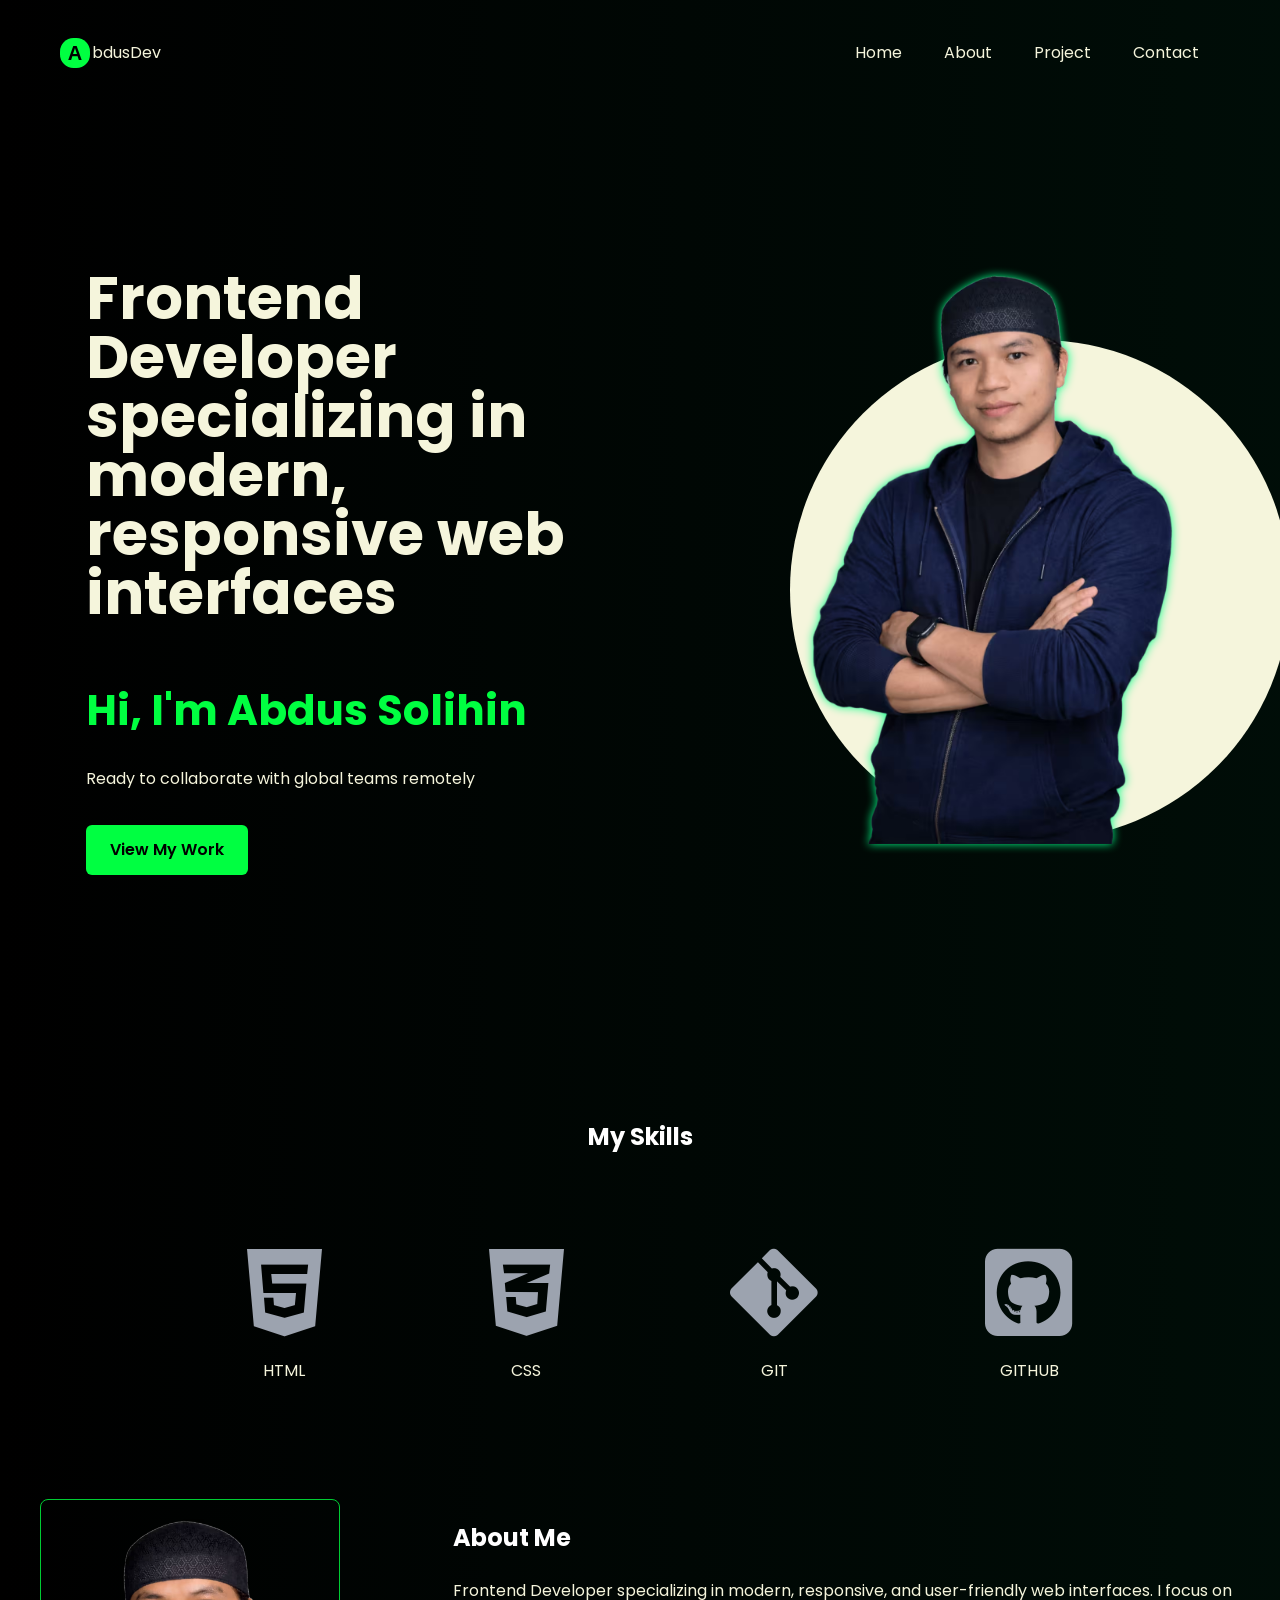
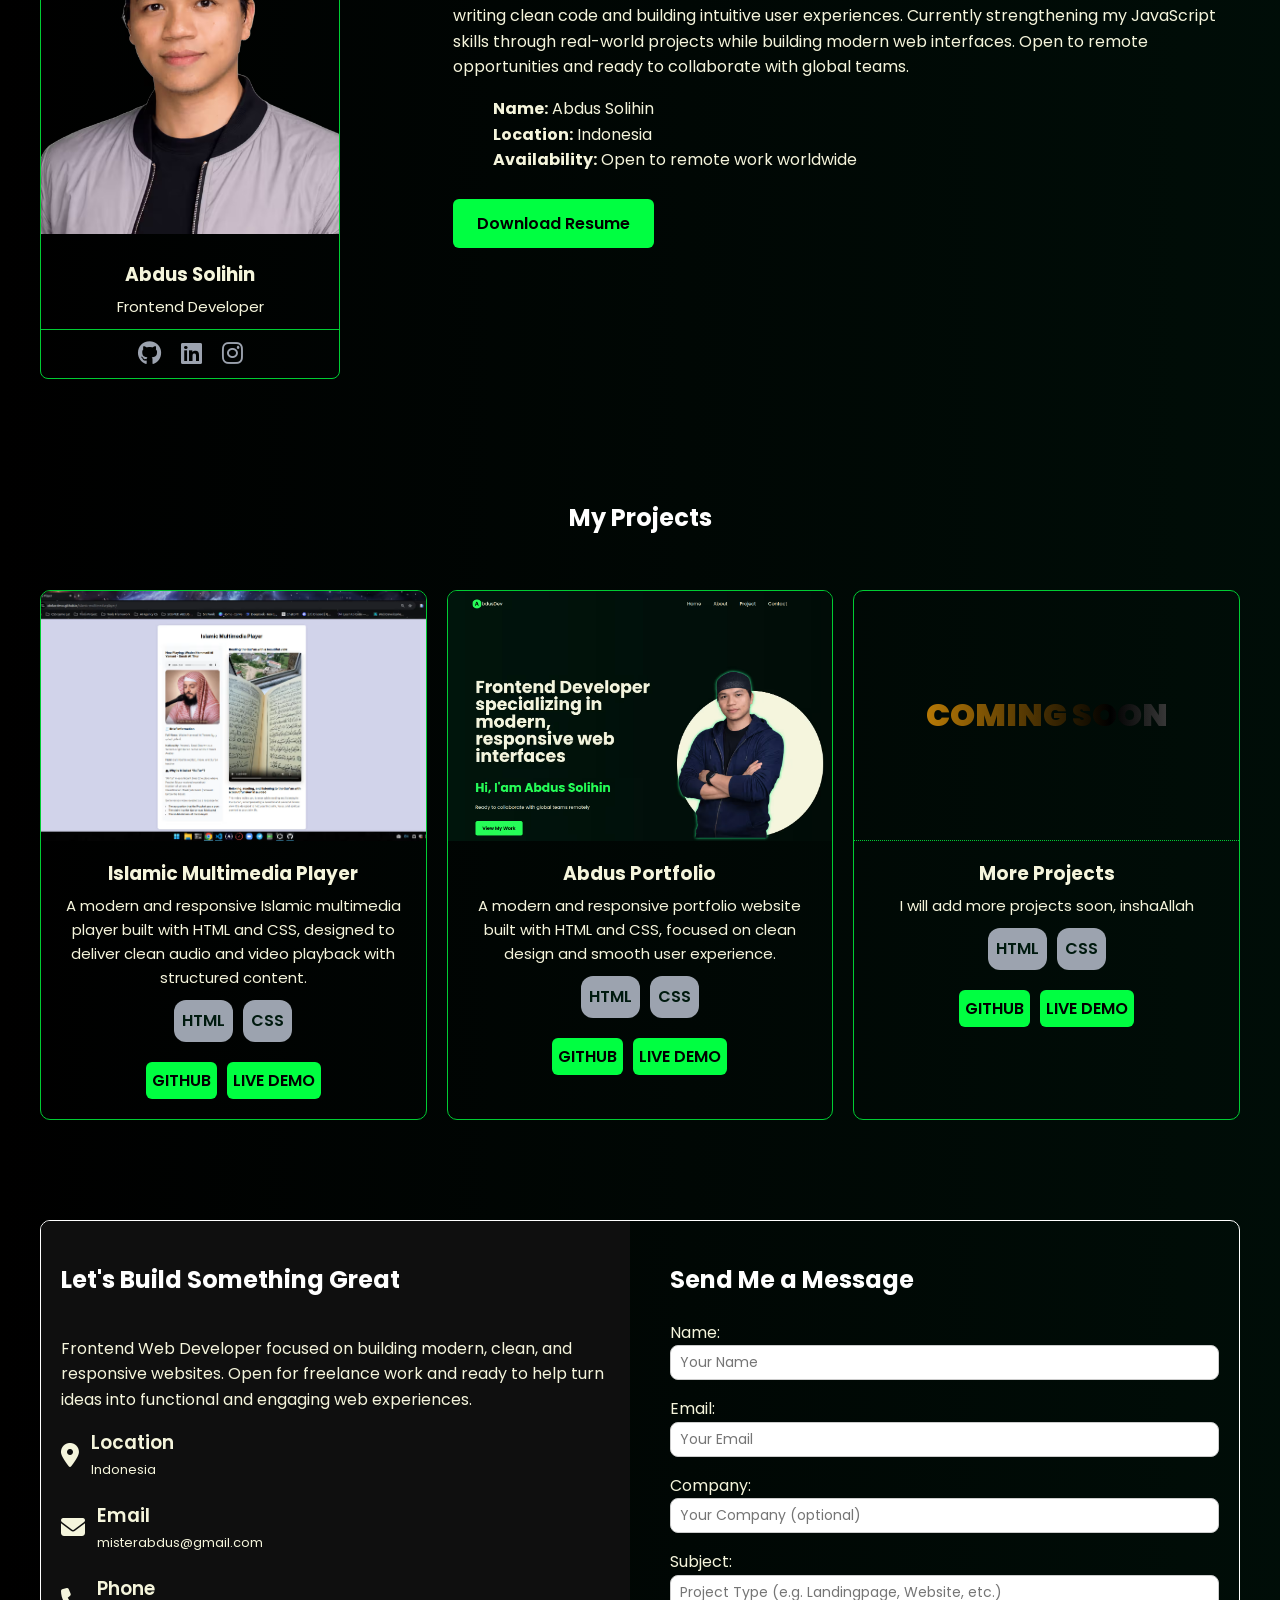
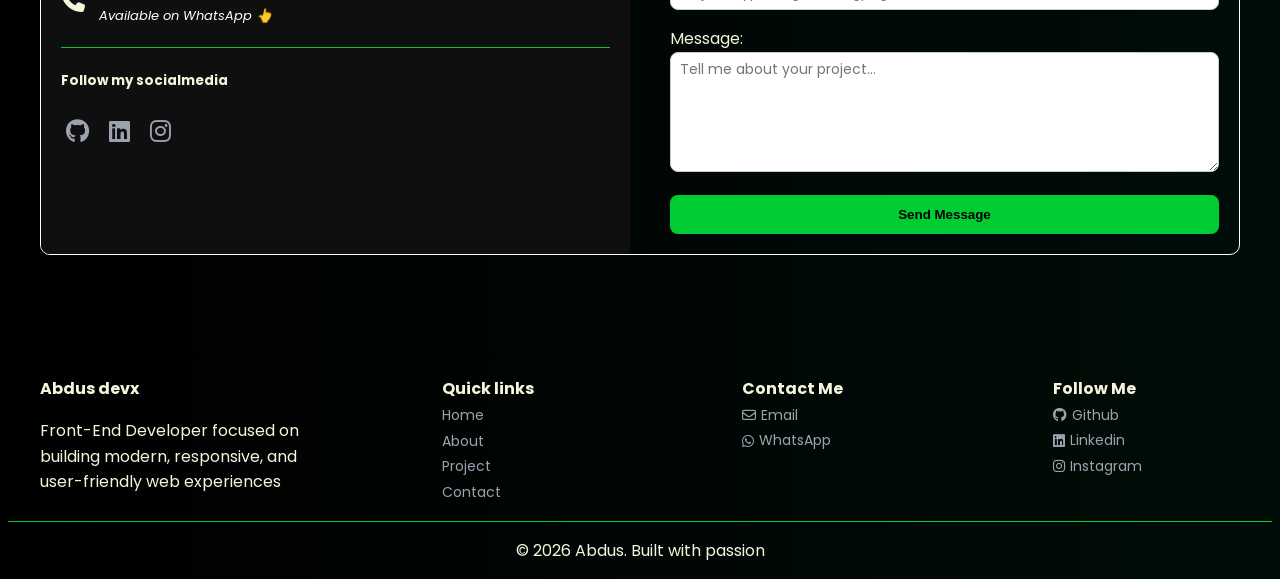
<file: month-1-html-css/abdus-portfolio/index.html>
<!DOCTYPE html>
<html lang="en">

<head>
    <meta charset="UTF-8">
    <meta name="viewport" content="width=device-width, initial-scale=1.0">
    <link rel="stylesheet" href="./assets/css/style.css">
    <link rel="stylesheet" href="https://cdnjs.cloudflare.com/ajax/libs/font-awesome/6.5.0/css/all.min.css">
    <link rel="stylesheet"
        href="https://fonts.googleapis.com/css2?family=Poppins:wght@300;400;500;600;700&display=swap">
    <title>Abdus's Portfolio</title>
</head>

<body>
    <div id="submitOverlay" class="overlay"></div>
    <div id="submitPopup" class="popup">
        <p>All set! Your message has been delivered</p>
        <button class="closeBtn">
            <i class="fa-solid fa-xmark"></i>
        </button>
    </div>
    <header>
        <div class="container">
            <div class="header-inner">
                <div class="brand">
                    <div class="logo">A</div>
                    <p>bdusDev</p>
                </div>
                <nav class="navbar">
                    <ul class="nav-list">
                        <li><a href="#">Home</a></li>
                        <li><a href="#about">About</a></li>
                        <li><a href="#projects">Project</a></li>
                        <li><a href="#contact">Contact</a></li>
                    </ul>
                </nav>
            </div>
        </div>
    </header>
    <main>
        <section id="hero">
            <div class="container">
                <div class="hero">
                    <div class="hero-left">
                        <h1>Frontend Developer specializing in modern, responsive web interfaces</h1>
                        <h2 class="section-title">Hi, I'm Abdus Solihin</h2>
                        <p>Ready to collaborate with global teams remotely</p>
                        <a class="a-btn" href="#projects">View My Work</a>
                    </div>
                    <div class="hero-right">
                        <div class="imgs-hero">
                            <img class="img-hero" src="./assets/images/abdus-devx-tr.avif"
                                alt="Confident professional developer in a navy hoodie with arms crossed">
                        </div>
                        <div class="circle"></div>
                    </div>
                </div>
            </div>
        </section>

        <section id="skills">
            <div class="container">
                <div class="skills">
                    <h2 class="section-title">My Skills</h2>
                    <ul class="skills-list">
                        <li><i class="fa-brands fa-html5"></i>
                            <p>HTML</p>
                        </li>
                        <li><i class="fa-brands fa-css3-alt"></i>
                            <p>CSS</p>
                        </li>
                        <li><i class="fa-brands fa-git-alt"></i>
                            <p>GIT</p>
                        </li>
                        <li><i class="fa-brands fa-square-github"></i>
                            <p>GITHUB</p>
                        </li>
                    </ul>

                </div>
            </div>
        </section>

        <section id="about">
            <div class="container">
                <div class="about">
                    <div class="about-left">
                        <div class="aboutcard">
                            <img src="./assets/images/abdus2-tr.avif"
                                alt="Professional developer facing forward in a clean headshot">
                            <div class="card-content">
                                <h3>Abdus Solihin</h3>
                                <p>Frontend Developer</p>
                                <div class="line"></div>
                                <div class="social-icons">
                                    <a href="https://github.com/abdus-devx"><i class="fa-brands fa-github"></i></a>
                                    <a href="https://www.linkedin.com/in/abdussolihin/"><i
                                            class="fa-brands fa-linkedin"></i></a>
                                    <a href="https://www.instagram.com/"><i class="fa-brands fa-instagram"></i></a>
                                </div>
                            </div>
                        </div>
                    </div>
                    <div class="about-right">
                        <h2 class="section-title">About Me</h2>
                        <p>Frontend Developer specializing in modern, responsive, and user-friendly web interfaces.
                            I focus on writing clean code and building intuitive user experiences.
                            Currently strengthening my JavaScript skills through real-world projects while building
                            modern web interfaces.
                            Open to remote opportunities and ready to collaborate with global teams.
                        </p>
                        <ul class="about-list">
                            <li><strong>Name:</strong> Abdus Solihin</li>
                            <li><strong>Location:</strong> Indonesia</li>
                            <li><strong>Availability:</strong> Open to remote work worldwide</li>
                        </ul>
                        <a class="a-btn" href="https://drive.google.com/uc?export=download&id=1GXjwn867N_P4mQDozeGrKL5k2sz5AMK0">Download Resume</a>
                    </div>
                </div>
            </div>
        </section>

        <section id="projects">
            <div class="container">
                <div class="projects">
                    <h2 class="section-title">My Projects</h2>

                    <div class="cards">
                        <div class="card">
                            <div class="card-img">
                                <img src="./assets/images/project-islamic-multimedia-player.avif"
                                    alt="islamic multimedia player with audio and video">
                            </div>
                            <div class="card-body">
                                <div class="card-content">
                                    <h3>Islamic Multimedia Player</h3>
                                    <p>A modern and responsive Islamic multimedia player built with HTML and CSS,
                                        designed
                                        to deliver clean audio and video playback with structured content.</p>
                                </div>
                                <div class="tech-stack">
                                    <span>HTML</span>
                                    <span>CSS</span>
                                </div>
                                <div class="card-links">
                                    <a href="https://github.com/abdus-devx/islamic-multimedia-player"
                                        target="_blank">GITHUB</a>
                                    <a href="https://abdus-devx.github.io/islamic-multimedia-player/"
                                        target="_blank">LIVE
                                        DEMO</a>
                                </div>
                            </div>
                        </div>
                        <div class="card">
                            <div class="card-img">
                                <img src="./assets/images/abdus-portfolio-website.avif"
                                    alt="Homepage of Abdus portfolio showing hero section with profile image">
                            </div>
                            <div class="card-body">
                                <div class="card-content">
                                    <h3>Abdus Portfolio</h3>
                                    <p>A modern and responsive portfolio website built with HTML and CSS, focused on
                                        clean design and smooth user experience.</p>
                                </div>
                                <div class="tech-stack">
                                    <span>HTML</span>
                                    <span>CSS</span>
                                </div>
                                <div class="card-links">
                                    <a href="https://github.com/abdus-devx" target="_blank">GITHUB</a>
                                    <a href="https://abdus-devx.github.io/" target="_blank">LIVE DEMO</a>
                                </div>
                            </div>
                        </div>
                        <div class="card">
                            <div class="img-soon">
                                <span>COMING SOON</span>
                            </div>
                            <div class="card-body">
                                <div class="card-content">
                                    <h3>More Projects</h3>
                                    <p>I will add more projects soon, inshaAllah</p>
                                </div>
                                <div class="tech-stack">
                                    <span>HTML</span>
                                    <span>CSS</span>
                                </div>
                                <div class="card-links">
                                    <a href="https://github.com/abdus-devx" target="_blank">GITHUB</a>
                                    <a href="#" target="_blank">LIVE DEMO</a>
                                </div>
                            </div>
                        </div>
                    </div>
                </div>
            </div>
        </section>
        <section id="contact">
            <div class="container">
                <div class="contact">
                    <div class="contact-left">
                        <h2 class="section-title">Let's Build Something Great</h2>
                        <p>Frontend Web Developer focused on building modern, clean, and responsive websites. Open for
                            freelance work and ready to help turn ideas into functional and engaging web experiences.
                        </p>
                        <div class="info-list">
                            <div class="info-item">
                                <i class="fas fa-map-marker-alt"></i>
                                <div>
                                    <h3>Location</h3>
                                    <p>Indonesia</p>
                                </div>
                            </div>
                            <div class="info-item">
                                <i class="fas fa-envelope"></i>
                                <div>
                                    <h3>Email</h3>
                                    <p>misterabdus@gmail.com</p>
                                </div>
                            </div>
                            <div class="info-item">
                                <i class="fas fa-phone"></i>
                                <div>
                                    <h3>Phone</h3>
                                    <p><a class="a-phone" href="https://bit.ly/4cHXh8U" target="_blank">Available on
                                            WhatsApp 👆</a></p>
                                </div>
                            </div>
                        </div>
                        <div class="line"></div>
                        <div class="social-media">
                            <h5>Follow my socialmedia</h5>
                            <div class="social-icons">
                                <a href="https://github.com/abdus-devx"><i class="fa-brands fa-github"></i></a>
                                <a href="https://www.linkedin.com/in/abdussolihin/"><i
                                        class="fa-brands fa-linkedin"></i></a>
                                <a href="https://www.instagram.com/"><i class="fa-brands fa-instagram"></i></a>
                            </div>
                        </div>
                    </div>
                    <div class="contact-right">
                        <h2 class="section-title">Send Me a Message</h2>
                        <form id="contactForm">
                            <div>
                                <label for="name">Name: </label>
                                <input id="name" type="text" name="name" placeholder="Your Name" required>
                            </div>
                            <div>
                                <label for="email">Email: </label>
                                <input id="email" type="email" name="email" placeholder="Your Email" required>
                            </div>
                            <div>
                                <label for="company">Company: </label>
                                <input id="company" type="text" name="company" placeholder="Your Company (optional)">
                            </div>
                            <div>
                                <label for="subject">Subject: </label>
                                <input id="subject" type="text" name="subject"
                                    placeholder="Project Type (e.g. Landingpage, Website, etc.)" required>
                            </div>
                            <div>
                                <label for="message">Message: </label>
                                <textarea id="message" name="message" placeholder="Tell me about your project…"
                                    required></textarea>
                            </div>
                            <div>
                                <button type="submit">Send Message</button>
                            </div>
                        </form>
                    </div>

                </div>
            </div>
        </section>
    </main>
    <footer>
        <div class="container">
            <div class="footer">
                <div class="foot-about">
                    <h4>Abdus devx</h4>
                    <p>Front-End Developer focused on building modern, responsive, and user-friendly web experiences</p>
                </div>
                <div class="foot-links">
                    <h4>Quick links</h4>
                    <ul>
                        <li><a href="#">Home</a></li>
                        <li><a href="#about">About</a></li>
                        <li><a href="#projects">Project</a></li>
                        <li><a href="#contact">Contact</a></li>
                    </ul>
                </div>
                <div class="foot-contact">
                    <h4>Contact Me</h4>
                    <ul>
                        <li><a href="mailto:misterabdus@gmail.com"><i class="fa-regular fa-envelope"></i>Email</a></li>
                        <li><a href="https://bit.ly/4cHXh8U" target="_blank"><i
                                    class="fa-brands fa-whatsapp"></i>WhatsApp</a></li>
                    </ul>
                </div>
                <div class="foot-social">
                    <h4>Follow Me</h4>
                    <ul>
                        <li><a href="https://github.com/abdus-devx"><i class="fa-brands fa-github"></i>Github</a></li>
                        <li><a href="https://www.linkedin.com/in/abdussolihin/"><i
                                    class="fa-brands fa-linkedin"></i>Linkedin</a></li>
                        <li><a href="https://www.instagram.com/"><i class="fa-brands fa-instagram"></i>Instagram</a>
                        </li>
                    </ul>
                </div>
            </div>
        </div>
        <div class="line"></div>
        <p class="copyright">© 2026 Abdus. Built with passion</p>
    </footer>

    <script>
        const form = document.getElementById("contactForm")
        const popup = document.getElementById("submitPopup");
        const overlay = document.getElementById("submitOverlay")

        form.addEventListener("submit", function (e) {
            e.preventDefault();

            const data = Object.fromEntries(new FormData(form));

            form.reset();
            popup.classList.add("show");
            overlay.classList.add("show");
        });


        const closeBtn = popup.querySelector("button");

        closeBtn.addEventListener("click", function () {
            popup.classList.remove("show");
            overlay.classList.remove("show");
        });
    </script>
</body>

</html>
</file>
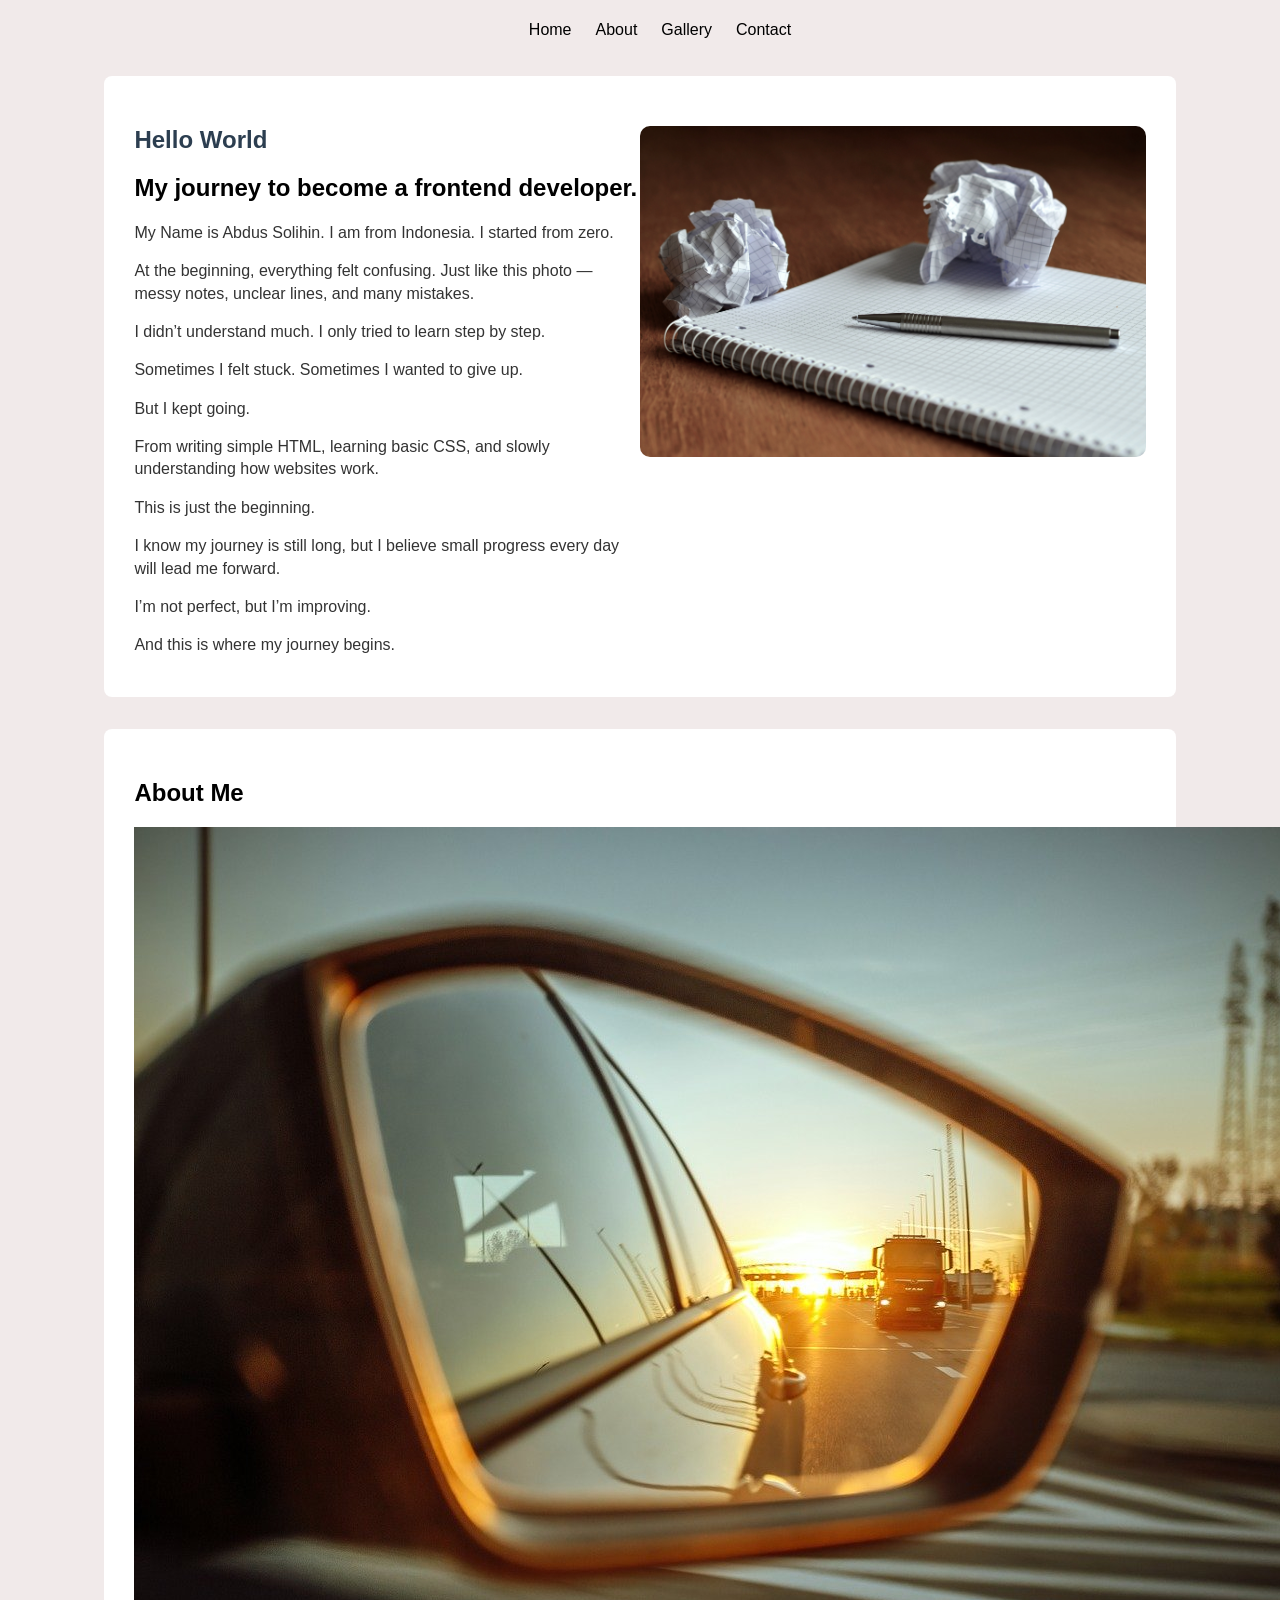
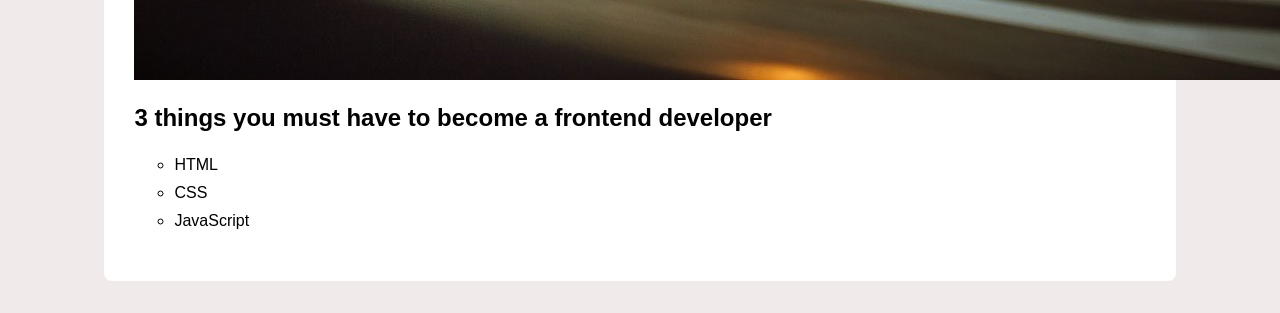
<file: month-1-html-css/day-1/index.html>
<!DOCTYPE html>
<html>

<head>
    <meta charset="UTF-8">
    <meta name="viewport" content="width=device-width, initial-scale=1.0">
    <title>My Frontend Journey</title>
    <link rel="stylesheet" href="./assets/style.css">
</head>

<body>
    <header>
        <nav>
            <ul>
                <li><a href="#">Home</a></li>
                <li><a href="#about">About</a></li>
                <li><a href="#">Gallery</a></li>
                <li><a href="#">Contact</a></li>
            </ul>
        </nav>
    </header>
    <main>
        <section class="hero">
            <div class="hero-left">
                <h1>Hello World</h1>
                <h2>My journey to become a frontend developer.</h2>
                <p>My Name is Abdus Solihin. I am from Indonesia. I started from zero.</p>
                <p>At the beginning, everything felt confusing.
                    Just like this photo — messy notes, unclear lines, and many mistakes.</p>
                <p>I didn’t understand much.
                    I only tried to learn step by step.</p>
                <p>Sometimes I felt stuck.
                    Sometimes I wanted to give up.</p>
                <p>But I kept going.</p>
                <p>From writing simple HTML,
                    learning basic CSS,
                    and slowly understanding how websites work.</p>
                <p>This is just the beginning.</p>
                <p>I know my journey is still long,
                    but I believe small progress every day will lead me forward.</p>
                <p>I’m not perfect, but I’m improving.</p>
                <p>And this is where my journey begins.</p>
            </div>
            <div class="hero-right">
                <img class="img-hero" src="./assets/images/note.jpg" alt="messy notes">
            </div>
        </section>
        <section id="about">
            <h2>About Me</h2>
            <img src="./journey.jpg" alt="spion car on the road">
            <h2>3 things you must have to become a frontend developer</h2>
            <ul>
                <li>HTML</li>
                <li>CSS</li>
                <li>JavaScript</li>
            </ul>
        </section>
    </main>
</body>

</html>
</file>
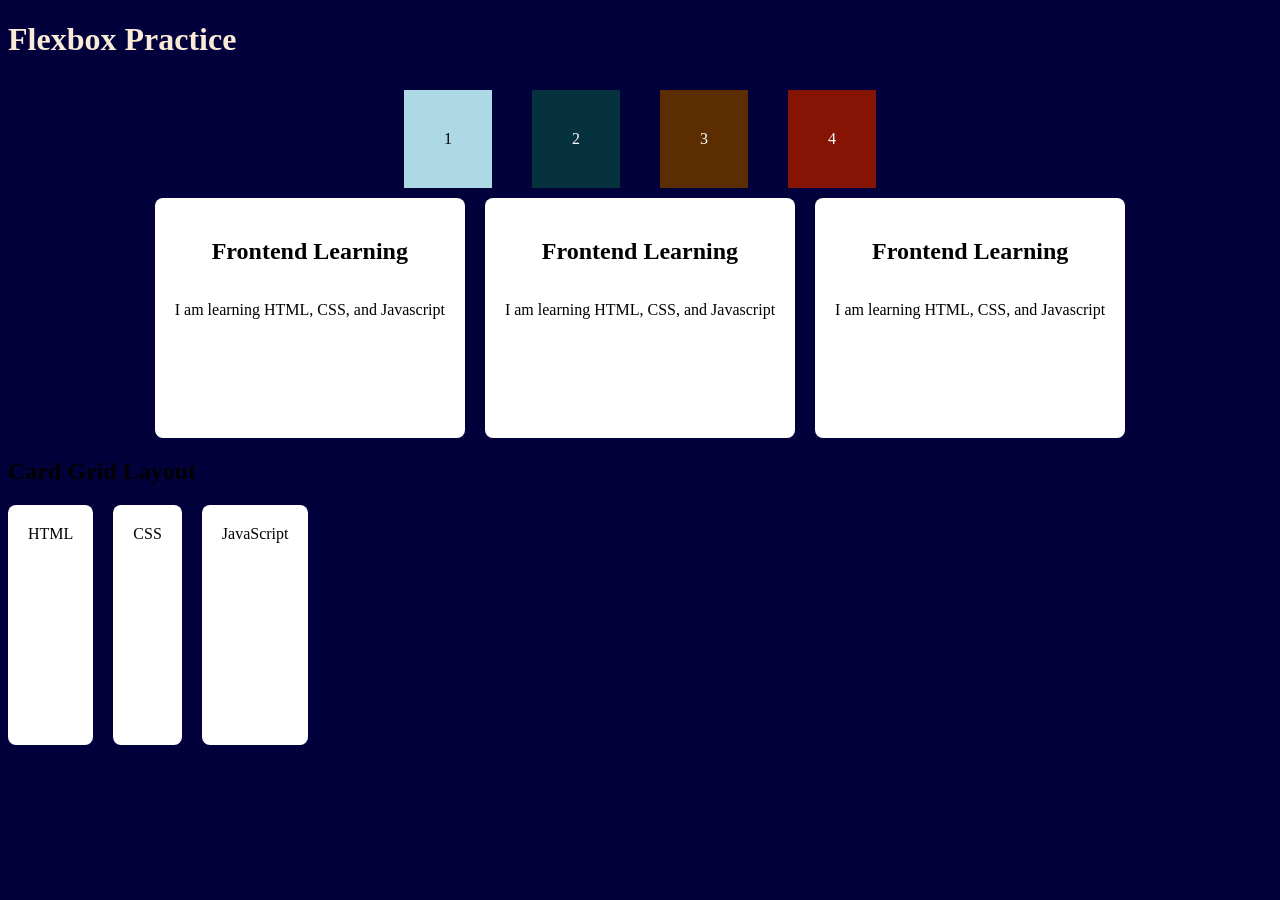
<file: month-1-html-css/day-15/index.html>
<!DOCTYPE html>
<html lang="en">

<head>
    <meta charset="UTF-8">
    <meta name="viewport" content="width=device-width, initial-scale=1.0">
    <link rel="stylesheet" href="style.css">
    <title>Flaxbox Training</title>
</head>

<body>
    <main>
        <h1>Flexbox Practice</h1>
        <div class="container">
            <div class="box1">1</div>
            <div class="box2">2</div>
            <div class="box3">3</div>
            <div class="box4">4</div>
        </div>
        <section class="container">
            <div class="card">
                <h2>Frontend Learning</h2>
                <p>I am learning HTML, CSS, and Javascript</p>
            </div>
            <div class="card">
                <h2>Frontend Learning</h2>
                <p>I am learning HTML, CSS, and Javascript</p>
            </div>
            <div class="card">
                <h2>Frontend Learning</h2>
                <p>I am learning HTML, CSS, and Javascript</p>
            </div>
        </section>
        <section class="grid">
            <h2>Card Grid Layout</h2>
            <div class="cards">
                <div class="card">HTML</div>
                <div class="card">CSS</div>
                <div class="card">JavaScript</div>
            </div>
        </section>
    </main>
</body>

</html>
</file>
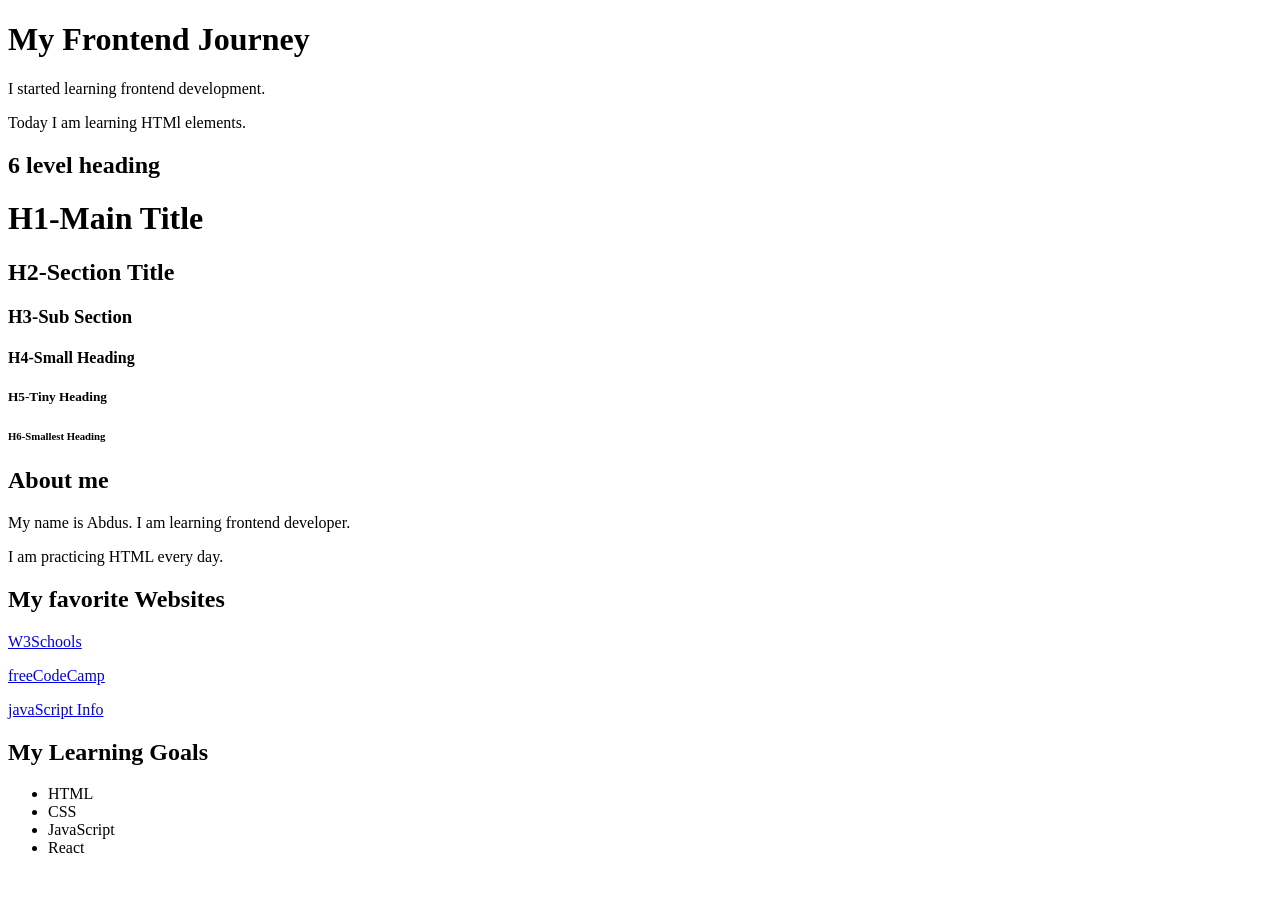
<file: month-1-html-css/day-2/index.html>
<!DOCTYPE html>
<html lang="en">
<head>
    <meta charset="UTF-8">
    <meta name="viewport" content="width=device-width, initial-scale=1.0">
    <title>Day 2 - HTMl Practice</title>
</head>
<body>
    <h1>My Frontend Journey</h1>
    <p>I started learning frontend development.</p>
    <p>Today I am learning HTMl elements.</p>
    <h2>6 level heading</h2>
    <h1>H1-Main Title</h1>
    <h2>H2-Section Title</h2>
    <h3>H3-Sub Section</h3>
    <h4>H4-Small Heading</h4>
    <h5>H5-Tiny Heading</h5>
    <h6>H6-Smallest Heading</h6>

    <h2>About me</h2>
    <p>My name is Abdus. I am learning frontend developer.</p>
    <P>I am practicing HTML every day.</P>

    <h2>My favorite Websites</h2>
    <p>
        <a href="https://www.w3schools.com/" target="_blank">W3Schools</a>
    </P>
    <p>
        <a href="https://www.freecodecamp.org/" target="_blank">freeCodeCamp</a>
    </p>
    <p>
        <a href="https://javascript.info/" target="_blank">javaScript Info</a>
    </p>

    <h2>My Learning Goals</h2>
    <ul>
     <li>HTML</li>
     <li>CSS</li>
     <li>JavaScript</li>
     <li>React</li>
    </ul>
</body>
</html>
</file>
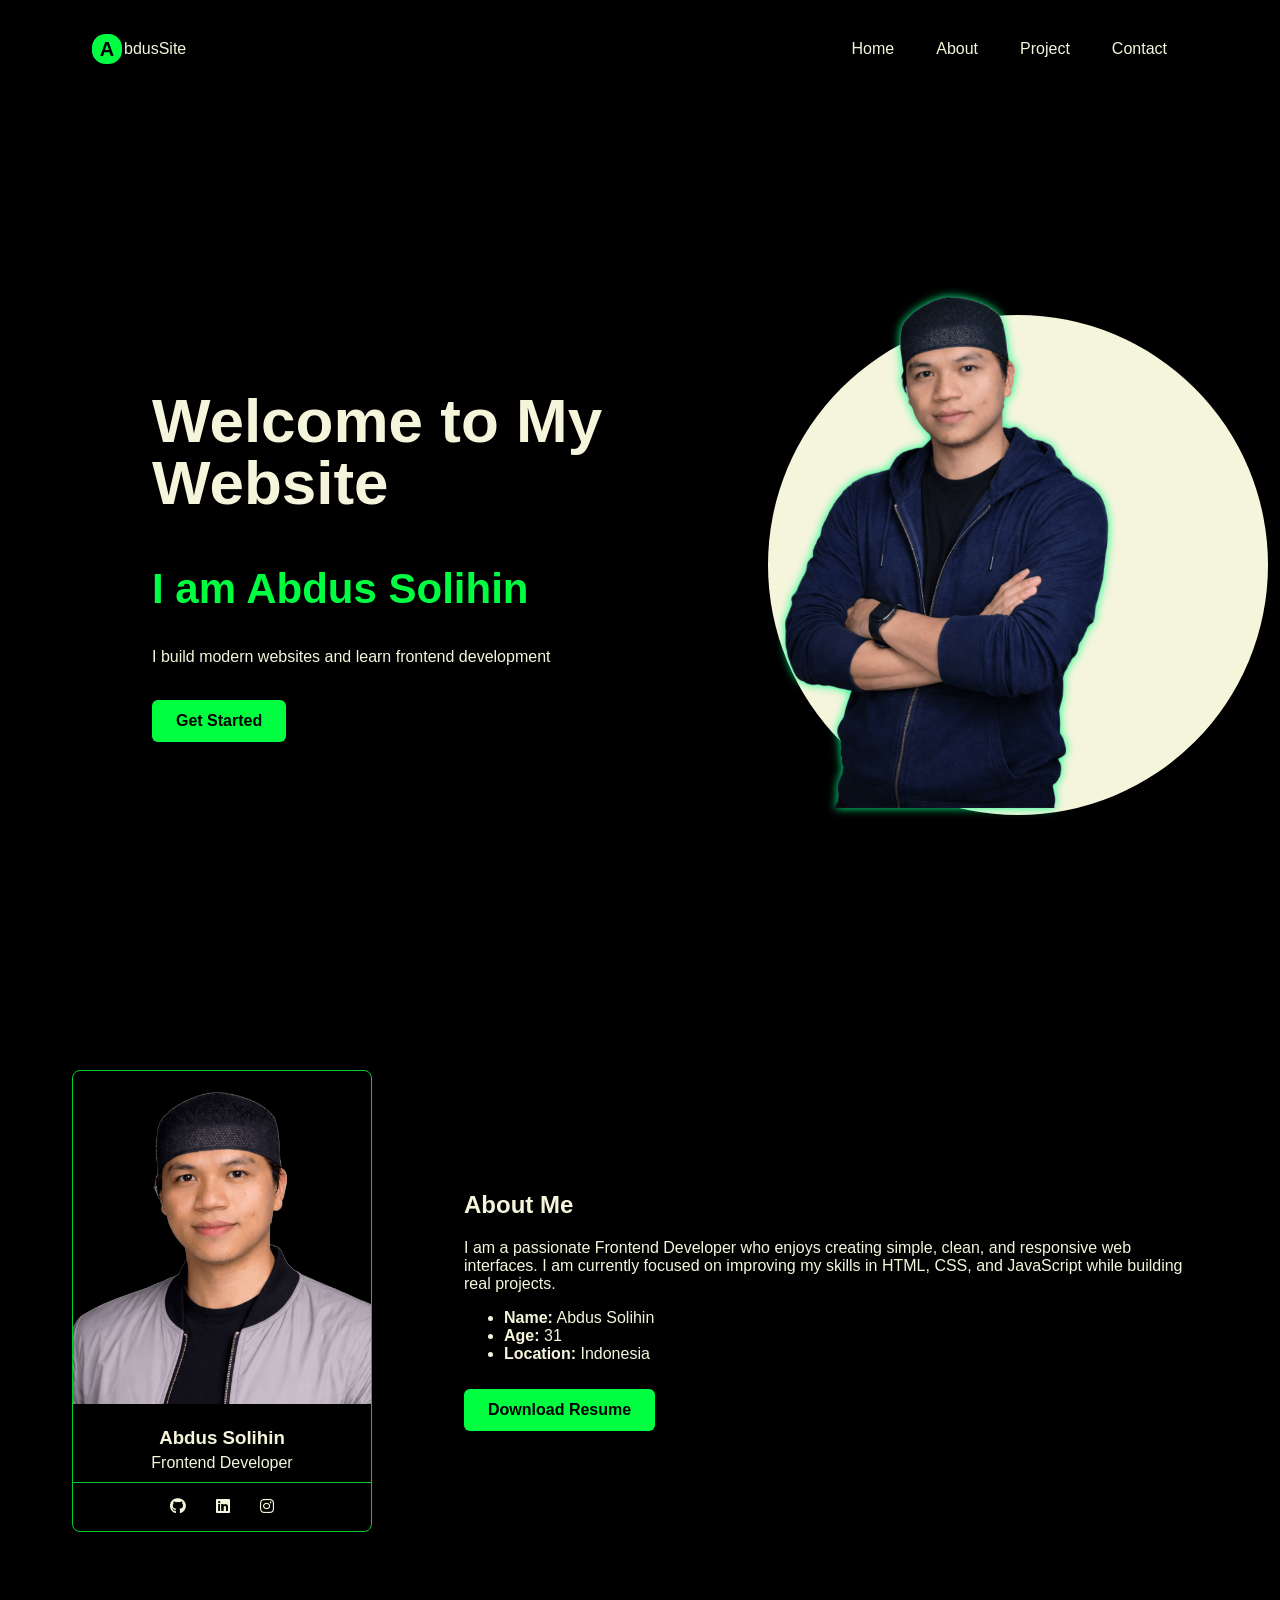
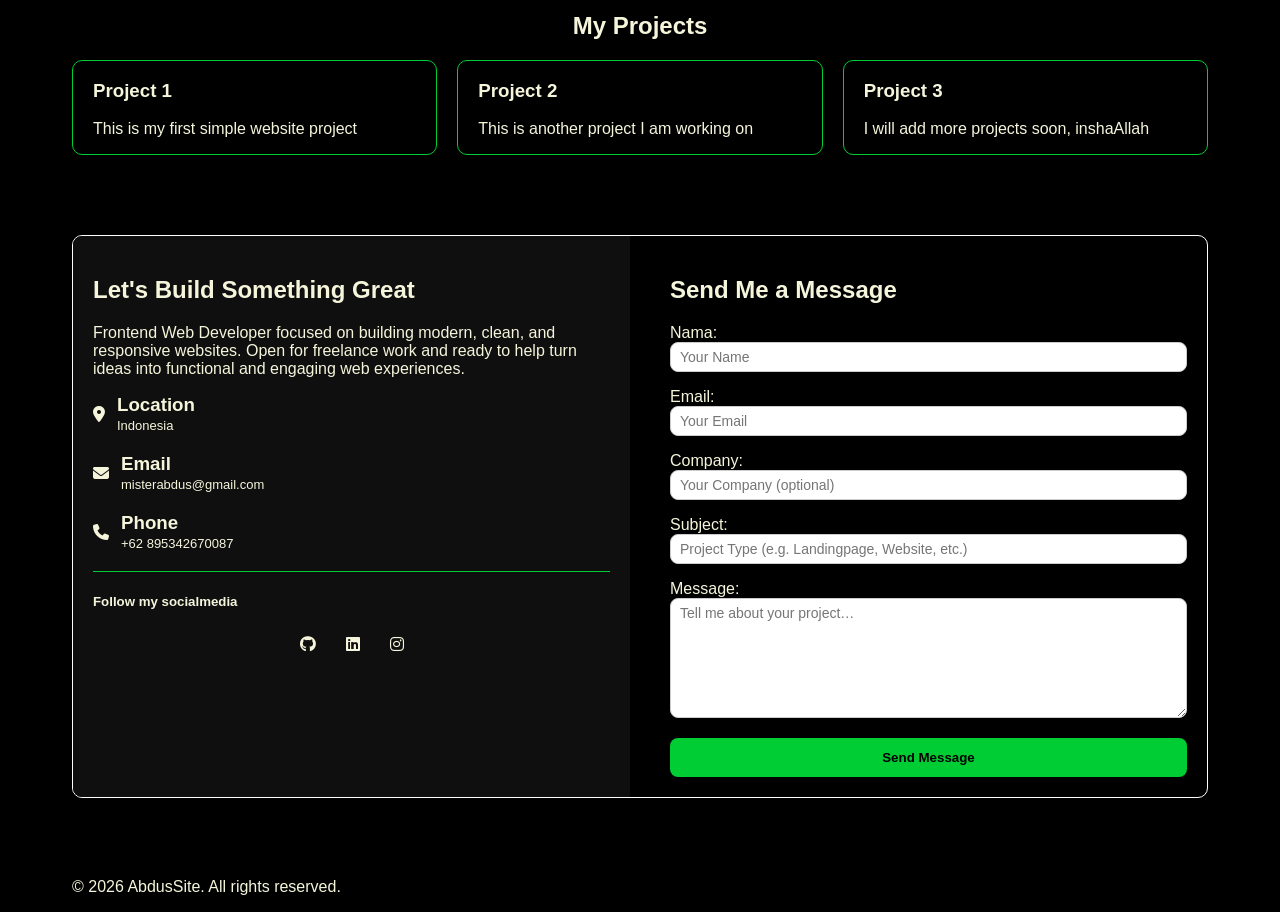
<file: month-1-html-css/day-21/index.html>
<!DOCTYPE html>
<html lang="en">

<head>
    <meta charset="UTF-8">
    <meta name="viewport" content="width=device-width, initial-scale=1.0">
    <link rel="stylesheet" href="./style.css">
    <link rel="stylesheet" href="https://cdnjs.cloudflare.com/ajax/libs/font-awesome/6.5.0/css/all.min.css">
    <title>Abdus's Portfolio</title>
</head>

<body>
    <header>
        <div class="container">
            <div class="header-inner">
                <div class="brand">
                    <div class="logo">A</div>
                    <p>bdusSite</p>
                </div>
                <nav class="navbar">
                    <ul class="nav-list">
                        <li><a href="#">Home</a></li>
                        <li><a href="#about">About</a></li>
                        <li><a href="#projects">Project</a></li>
                        <li><a href="#contact">Contact</a></li>
                    </ul>
                </nav>
            </div>
        </div>
    </header>
    <main>
        <section id="hero">
            <div class="container">
                <div class="hero">
                    <div class="hero-left">
                        <h1>Welcome to My Website</h1>
                        <h2>I am Abdus Solihin</h2>
                        <p>I build modern websites and learn frontend development</p>
                        <a class="a-btn" href="#about">Get Started</a>
                    </div>
                    <div class="hero-right">
                        <div class="imgs-hero">
                            <img class="img-hero" src="./images/abdus-devx-tr.png"
                                alt="Confident professional developer in a navy hoodie with arms crossed">
                        </div>
                        <div class="circle"></div>
                    </div>
                </div>
            </div>
        </section>
        <section id="about">
            <div class="container">
                <div class="about">
                    <div class="about-left">
                        <div class="aboutcard">
                            <img src="./images/abdus2-tr.png"
                                alt="Professional developer facing forward in a clean headshot">
                            <div class="card-content">
                                <h3>Abdus Solihin</h3>
                                <p>Frontend Developer</p>
                                <div class="line"></div>
                                <div class="social-icons">
                                    <div class="social-icons">
                                        <a href="https://github.com/abdus-devx"><i class="fa-brands fa-github"></i></a>
                                        <a href="https://www.linkedin.com/in/abdussolihin/"><i
                                                class="fa-brands fa-linkedin"></i></a>
                                        <a href="https://www.instagram.com/"><i class="fa-brands fa-instagram"></i></a>
                                    </div>
                                </div>
                            </div>
                        </div>
                    </div>
                    <div class="about-right">
                        <h2>About Me</h2>
                        <p>I am a passionate Frontend Developer who enjoys creating simple, clean, and responsive web
                            interfaces. I
                            am currently focused on improving my skills in HTML, CSS, and JavaScript while building real
                            projects.
                        </p>
                        <ul>
                            <li><strong>Name:</strong> Abdus Solihin</li>
                            <li><strong>Age:</strong> 31</li>
                            <li><strong>Location:</strong> Indonesia</li>
                        </ul>
                        <a class="a-btn" href="#">Download Resume</a>
                    </div>
                </div>
            </div>
        </section>
        <section id="projects">
            <div class="container">
                <div class="projects">
                    <h2 class="title-project">My Projects</h2>
                    <div class="cards">
                        <div class="card">
                            <h3>Project 1</h3>
                            <p>This is my first simple website project</p>
                        </div>
                        <div class="card">
                            <h3>Project 2</h3>
                            <p>This is another project I am working on</p>
                        </div>
                        <div class="card">
                            <h3>Project 3</h3>
                            <p>I will add more projects soon, inshaAllah</p>
                        </div>
                    </div>
                </div>
            </div>
        </section>
        <section id="contact">
            <div class="container">
                <div class="contact">
                    <div class="contact-left">
                        <h2>Let's Build Something Great</h2>
                        <p>Frontend Web Developer focused on building modern, clean, and responsive websites. Open for
                            freelance work and ready to help turn ideas into functional and engaging web experiences.
                        </p>
                        <div class="info-list">
                            <div class="info-item">
                                <i class="fas fa-map-marker-alt"></i>
                                <div>
                                    <h3>Location</h3>
                                    <p>Indonesia</p>
                                </div>
                            </div>
                            <div class="info-item">
                                <i class="fas fa-envelope"></i>
                                <div>
                                    <h3>Email</h3>
                                    <p>misterabdus@gmail.com</p>
                                </div>
                            </div>
                            <div class="info-item">
                                <i class="fas fa-phone"></i>
                                <div>
                                    <h3>Phone</h3>
                                    <p>+62 895342670087</p>
                                </div>
                            </div>
                        </div>
                        <div class="line"></div>
                        <div class="social-media">
                            <h5>Follow my socialmedia</h5>
                            <div class="social-icons">
                                <a href="https://github.com/abdus-devx"><i class="fa-brands fa-github"></i></a>
                                <a href="https://www.linkedin.com/in/abdussolihin/"><i
                                        class="fa-brands fa-linkedin"></i></a>
                                <a href="https://www.instagram.com/"><i class="fa-brands fa-instagram"></i></a>
                            </div>
                        </div>
                    </div>
                    <div class="contact-right">
                        <h2>Send Me a Message</h2>
                        <form>
                            <div>
                                <label for="name">Nama: </label>
                                <input id="name" type="text" placeholder="Your Name" required>
                            </div>
                            <div>
                                <label for="email">Email: </label>
                                <input id="email" type="email" placeholder="Your Email" required>
                            </div>
                            <div>
                                <label for="company">Company: </label>
                                <input id="company" type="text" placeholder="Your Company (optional)">
                            </div>
                            <div>
                                <label for="subject">Subject: </label>
                                <input id="subject" type="text"
                                    placeholder="Project Type (e.g. Landingpage, Website, etc.)" required>
                            </div>
                            <div>
                                <label for="message">Message: </label>
                                <textarea id="message" placeholder="Tell me about your project…" required></textarea>
                            </div>
                            <div>
                                <button type="submit">Send Message</button>
                            </div>
                        </form>
                    </div>

                </div>
            </div>
        </section>
    </main>
    <footer class="container">
        <p>© 2026 AbdusSite. All rights reserved.</p>
    </footer>
</body>

</html>
</file>
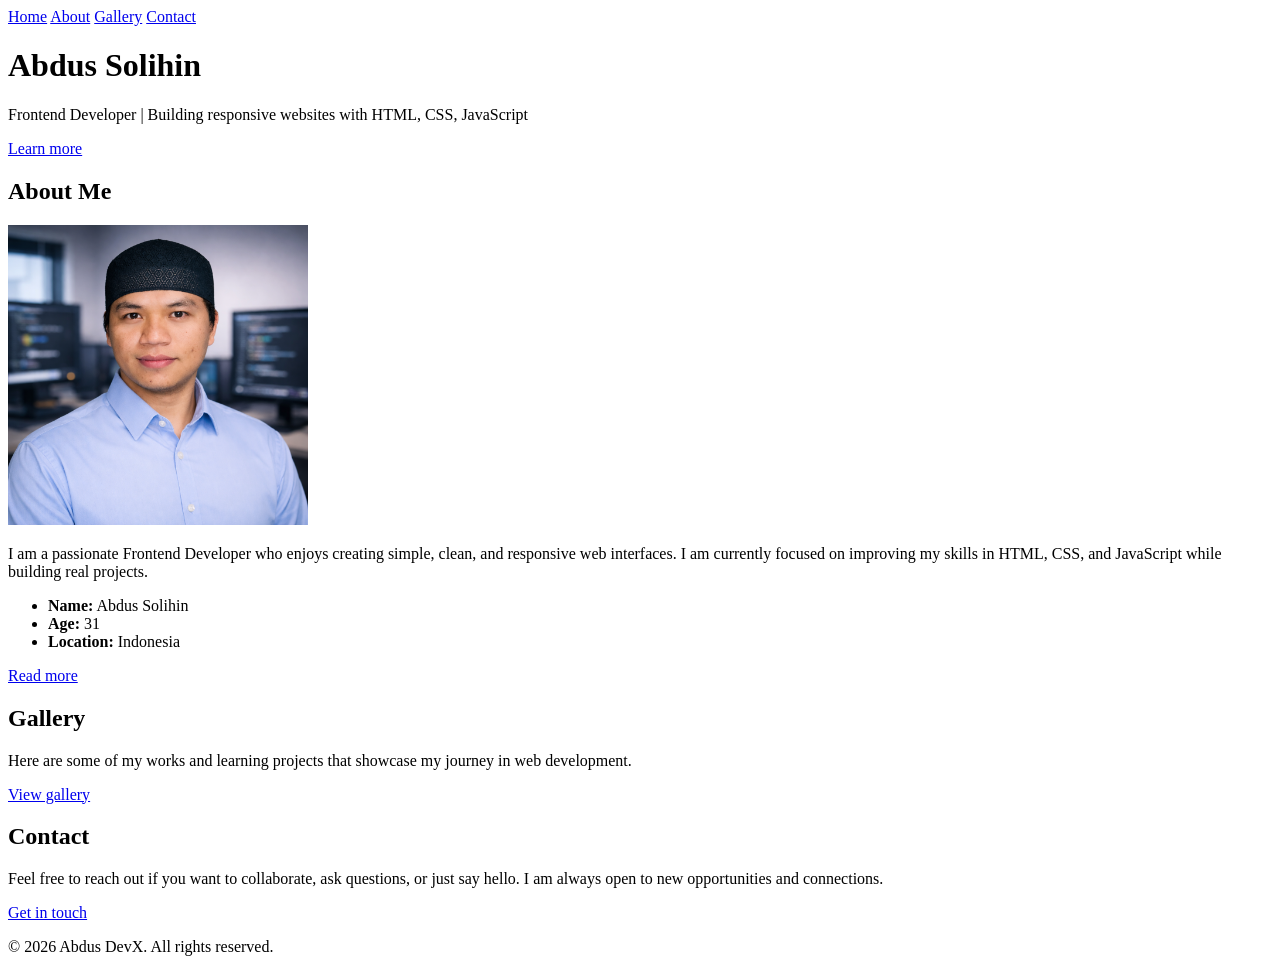
<file: month-1-html-css/day-7/profile-site/index.html>
<!DOCTYPE html>
<html lang="en">

<head>
    <meta charset="UTF-8">
    <meta name="viewport" content="width=device-width, initial-scale=1.0">
    <link rel="stylesheet" href="./assets/css/style.css">
    <title>Profile Site</title>
</head>

<body>
    <header>
        <div class="container">

            <nav>
                <a href="#">Home</a>
                <a href="#about">About</a>
                <a href="#gallery">Gallery</a>
                <a href="#contact">Contact</a>
            </nav>

            <div class="hero">
                <h1>Abdus Solihin</h1>
                <p>Frontend Developer | Building responsive websites with HTML, CSS, JavaScript</p>
                <a href="#about" class="btn">Learn more</a>
            </div>
        </div>
    </header>

    <main>
        <section id="about">
            <h2>About Me</h2>
            <img class="profile-img" src="./assets/images/work.png" alt="Abdus Solihin working in an office">
            <p>
                I am a passionate Frontend Developer who enjoys creating simple, clean, and responsive web interfaces.
                I am currently focused on improving my skills in HTML, CSS, and JavaScript while building real projects.
            </p>
            <ul>
                <li><strong>Name:</strong> Abdus Solihin</li>
                <li><strong>Age:</strong> 31</li>
                <li><strong>Location:</strong> Indonesia</li>
            </ul>
            <a href="./pages/about.html">Read more</a>
        </section>
        <section id="gallery">
            <h2>Gallery</h2>
            <p>Here are some of my works and learning projects that showcase my journey in web development.</p>
            <a href="./pages/gallery.html">View gallery</a>
        </section>
        <section id="contact">
            <h2>Contact</h2>
            <p>Feel free to reach out if you want to collaborate, ask questions, or just say hello.
                I am always open to new opportunities and connections.</p>
            <a href="./pages/contact.html">Get in touch</a>
        </section>
    </main>
    <footer>
        <p>&copy; 2026 Abdus DevX. All rights reserved.</p>
    </footer>
</body>

</html>
</file>
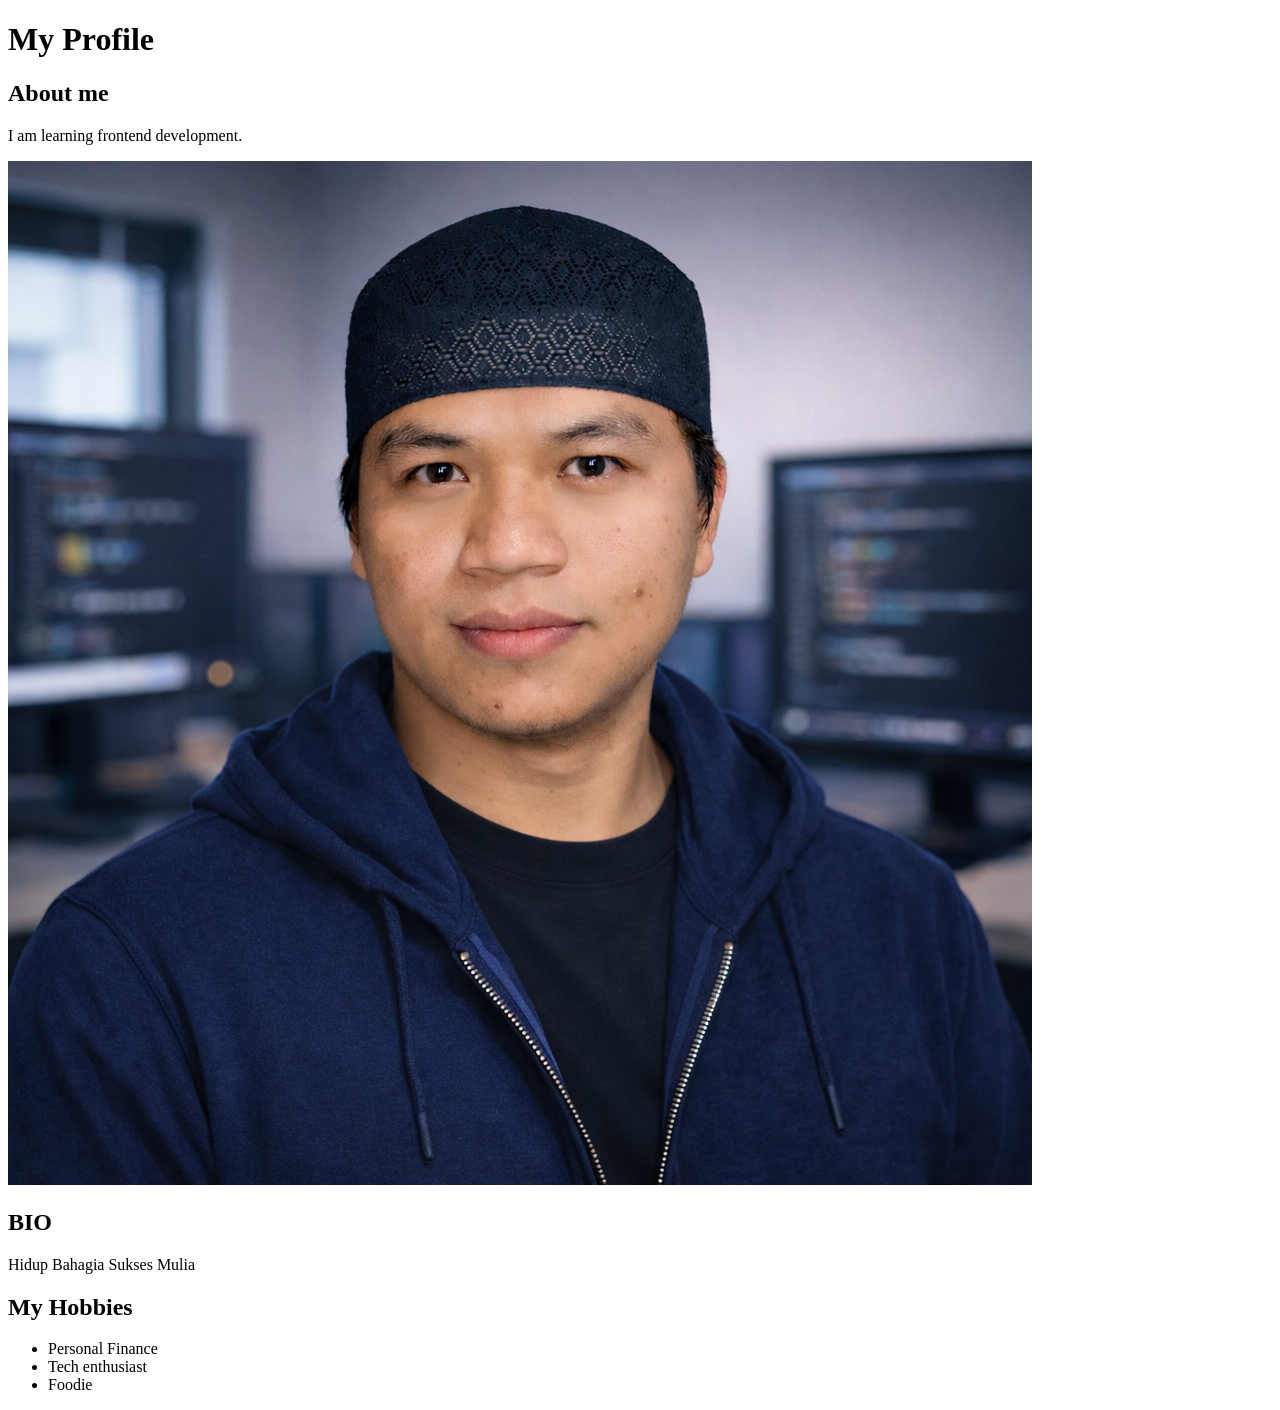
<file: month-1-html-css/day-2/profil.html>
<!DOCTYPE html>
<html lang="en">
<head>
    <meta charset="UTF-8">
    <meta name="viewport" content="width=device-width, initial-scale=1.0">
    <title>My Profile</title>
</head>
<body>
    <h1>My Profile</h1>
    <h2>About me</h2>
    <p>I am learning frontend development.</p>

    <img src="./abdusdevx-use.jpg" alt="photo profile" target="_blank">
    <h2>BIO</h2>
    <p>Hidup Bahagia Sukses Mulia</p>

    <h2>My Hobbies</h2>
    <ul>
        <li>Personal Finance</li>
        <li>Tech enthusiast</li>
        <li>Foodie</li>
    </ul>

</body>
</html>
</file>
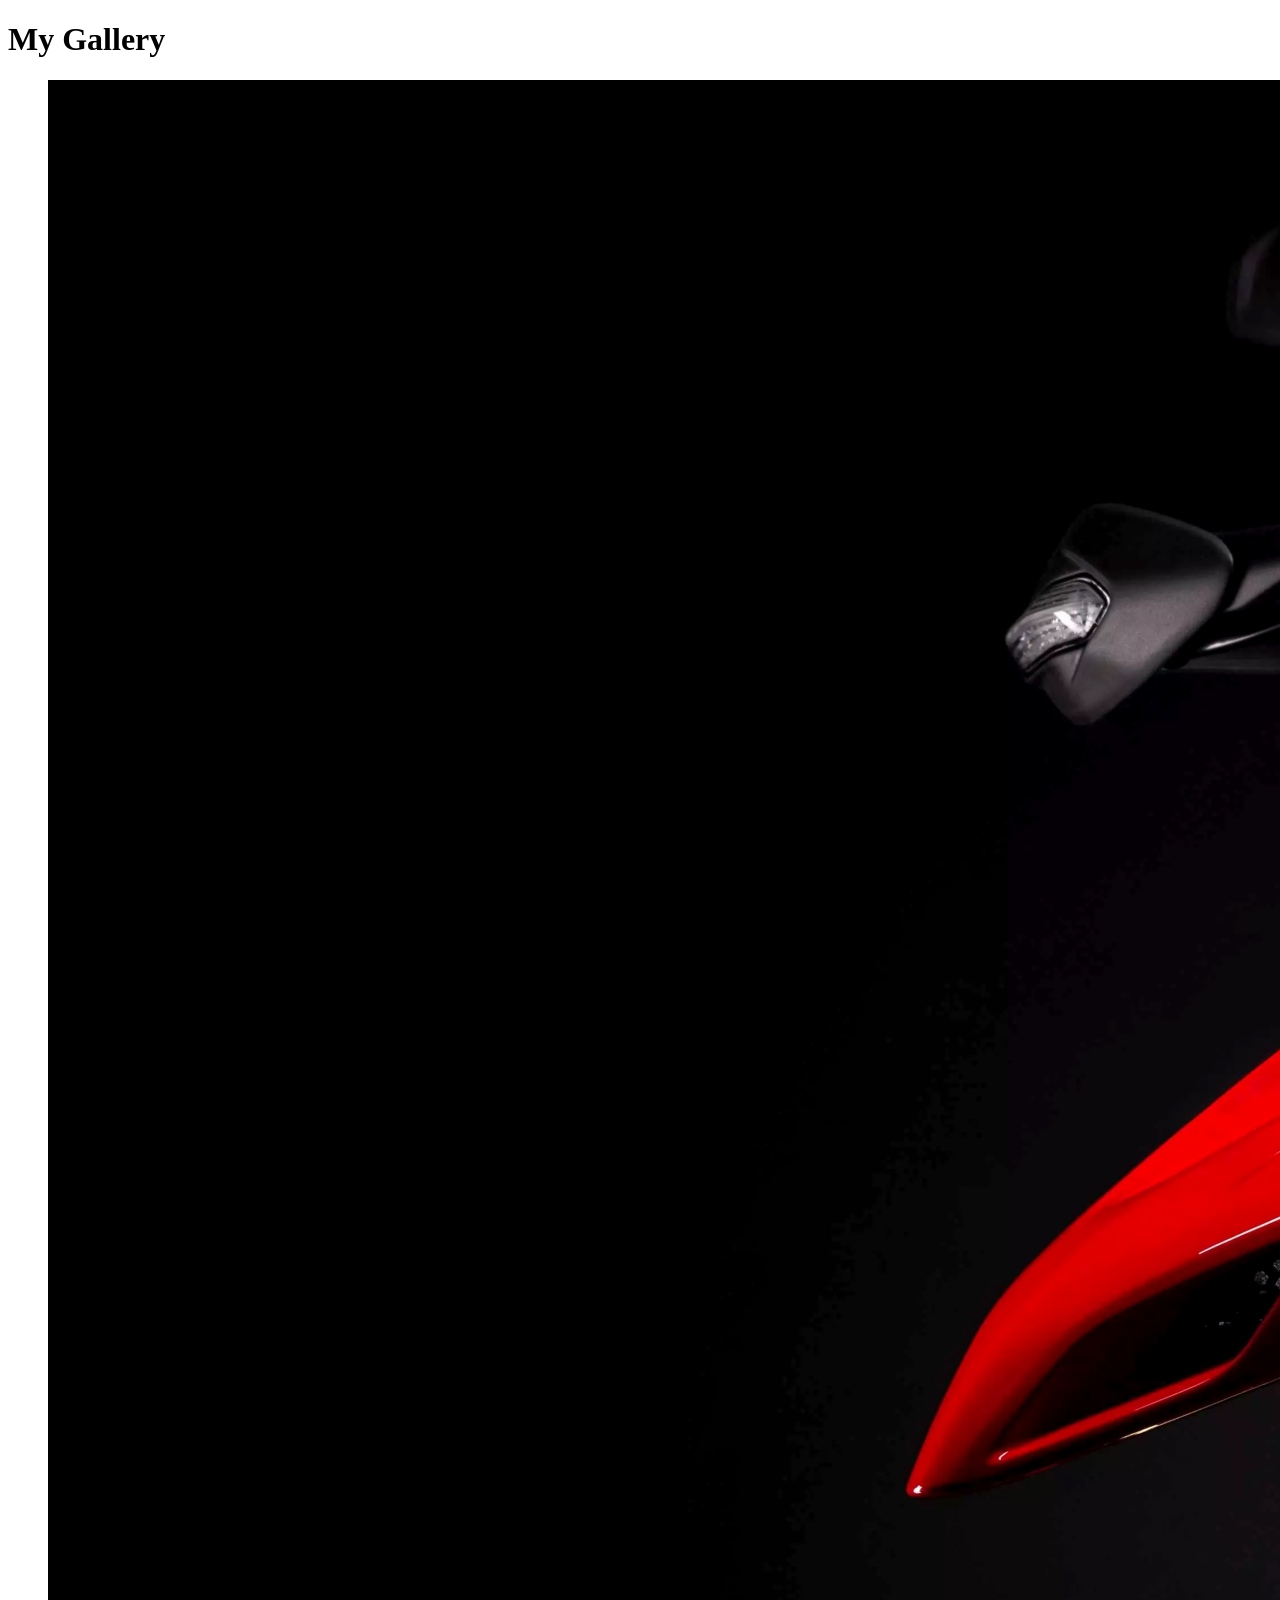
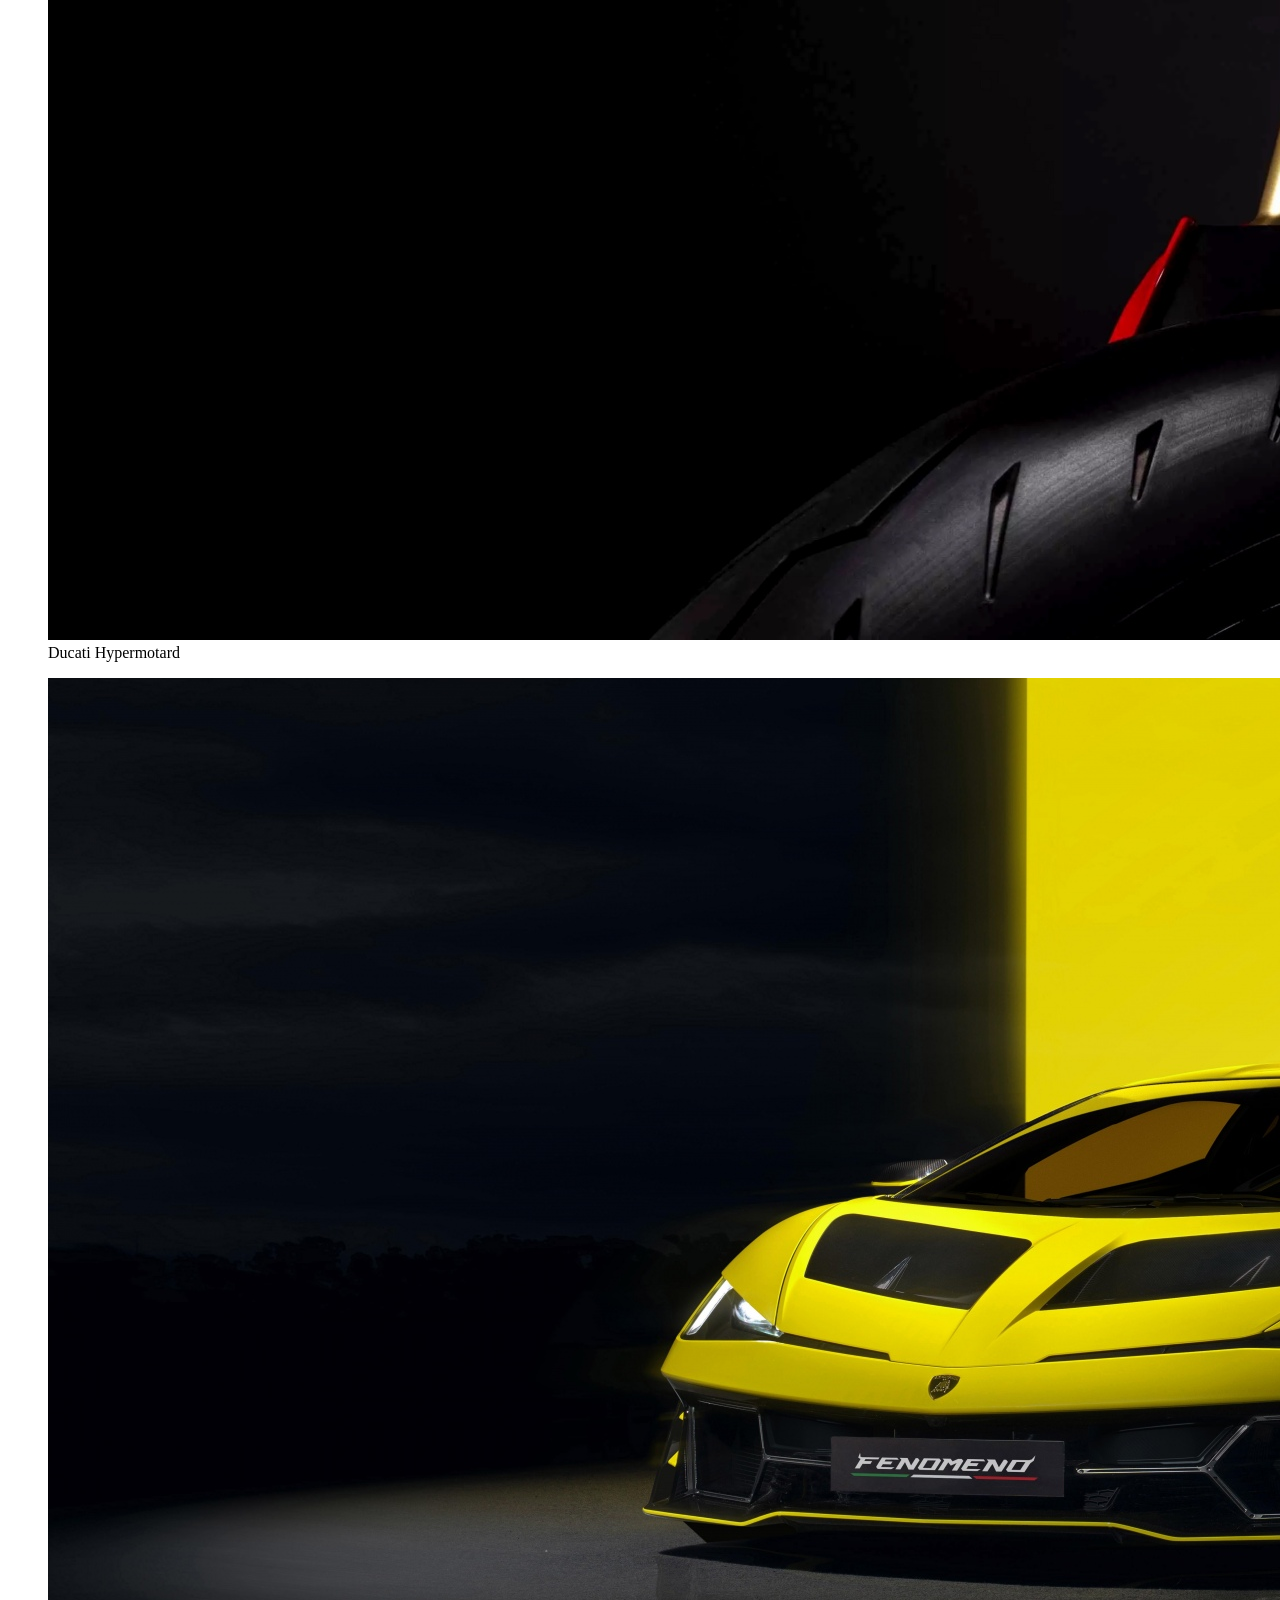
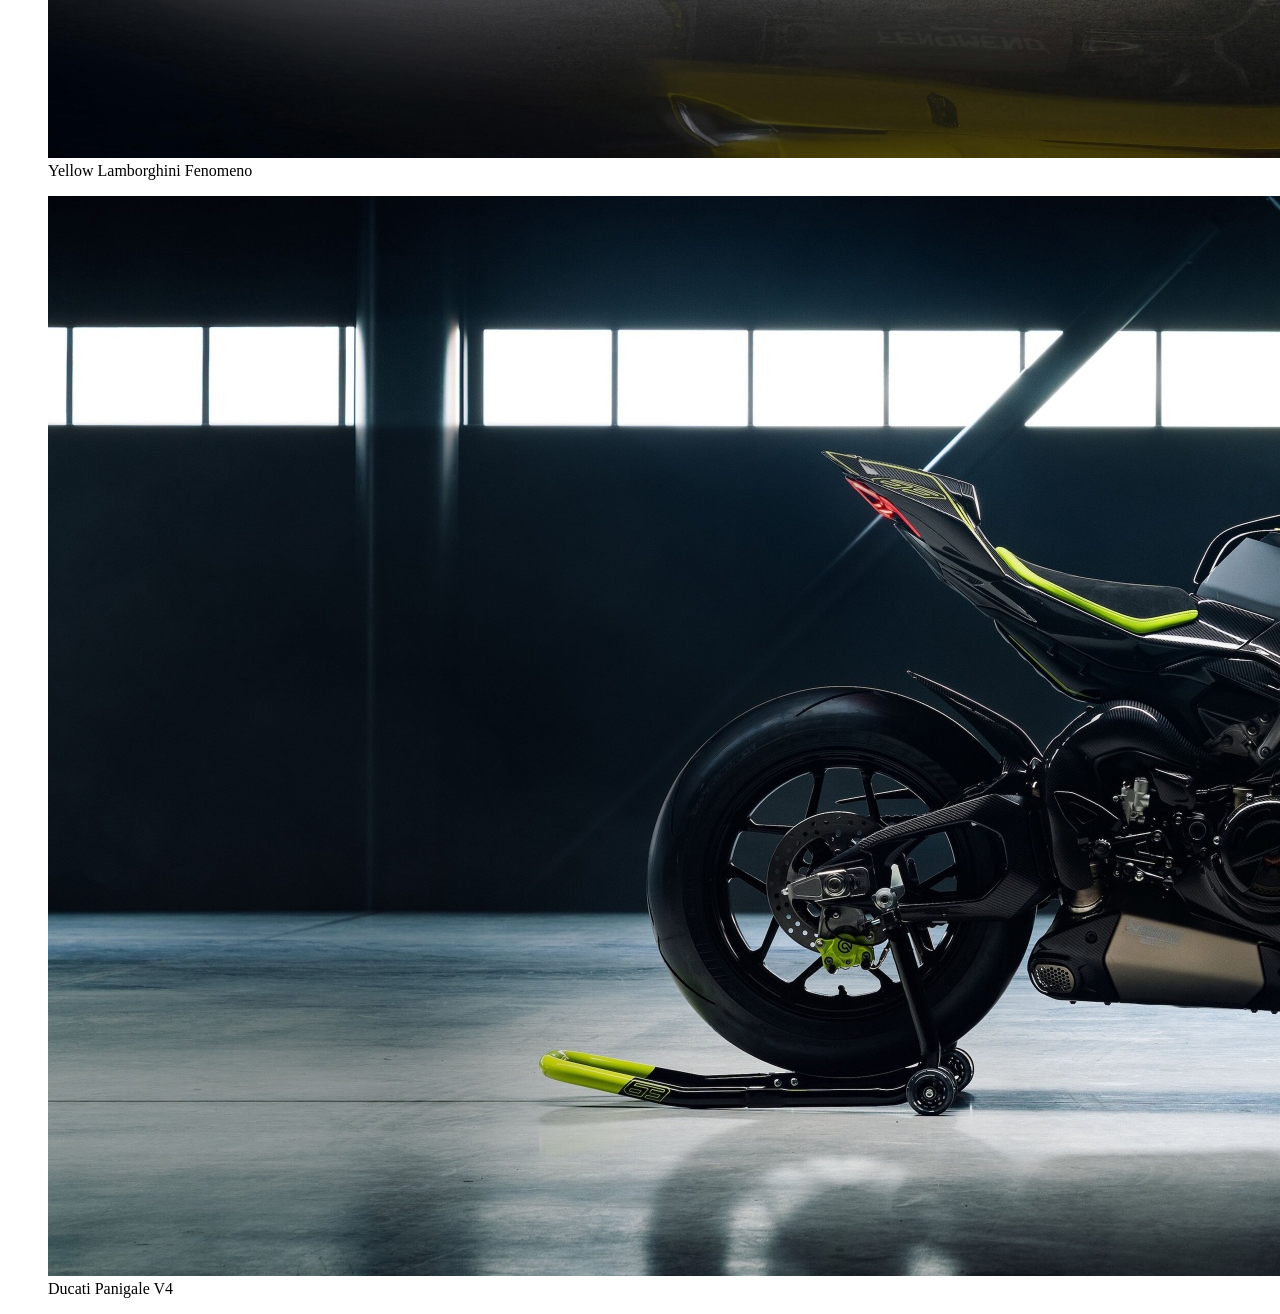
<file: month-1-html-css/day-4/gallery.html>
<!DOCTYPE html>
<html lang="en">
    <head>
        <meta charset="UTF-8">
        <meta name="viewport" content="width=device-width, initial-scale=1.0">
        <title>My Gallery</title>
    </head>
    <body>
        <h1>My Gallery</h1>
        <section class="gallery">
        <figure>
            <img src="./images/ducati-hypermotard-3840x2160-24462.jpg" alt="Red Ducati Hypermotard Motorcycle">
            <figcaption>
                Ducati Hypermotard</figcaption>
        </figure>
        <figure>
            <img src="./images/lamborghini-fenomeno-2025-2560x1080-23706.jpg" alt="Yellow Lamborghini Fenomeno sports car">
            <figcaption>Yellow Lamborghini Fenomeno</figcaption>
        </figure>
        <figure>
            <img src="./images/ducati-panigale-v4-2560x1080-23801.jpg" alt="Ducati Panigale V4 motorcycle with black and green design">
            <figcaption>Ducati Panigale V4</figcaption>
        </figure>

        </section>
    </body>
</html>
</file>
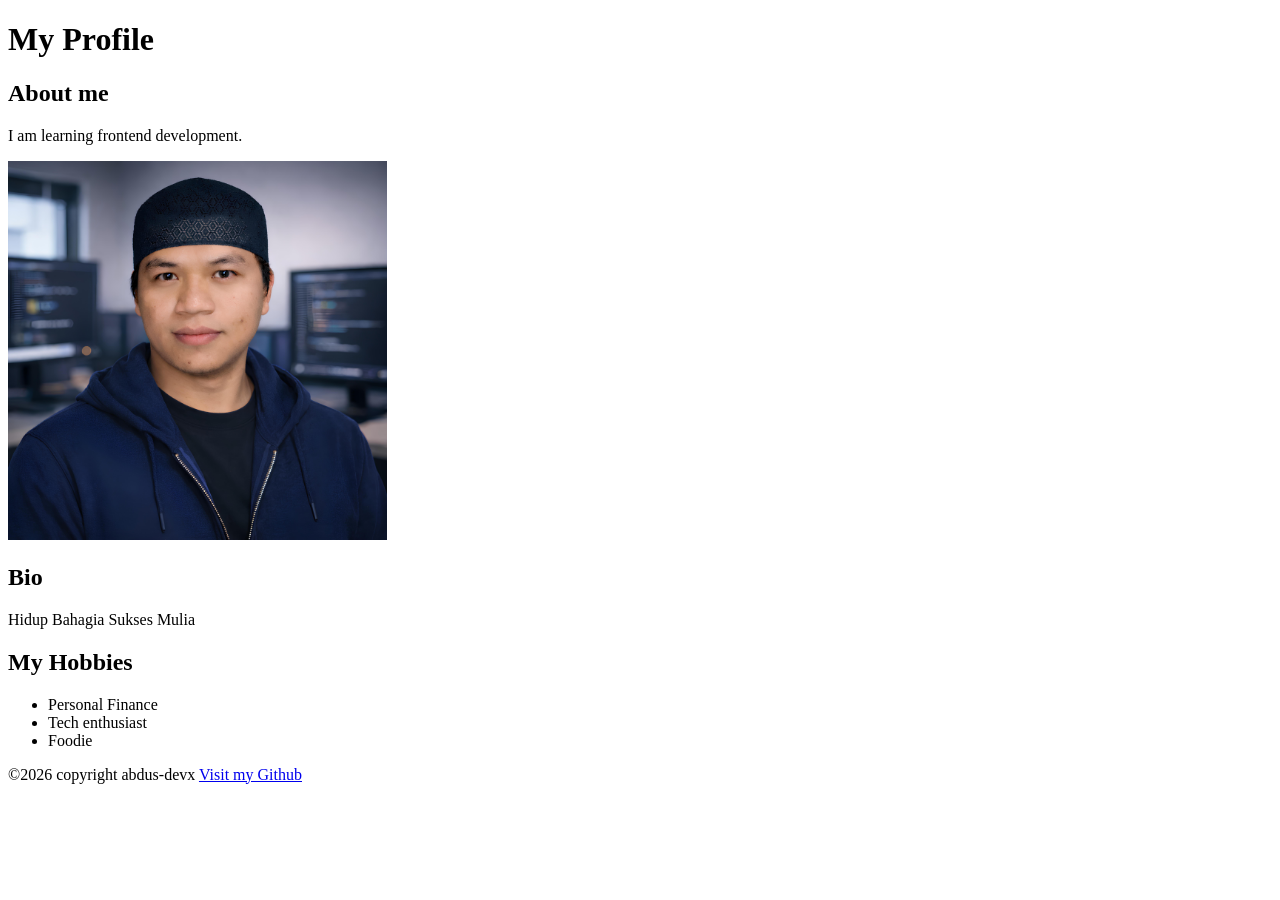
<file: month-1-html-css/day-5/profil.html>
<!DOCTYPE html>
<html lang="en">
<head>
    <meta charset="UTF-8">
    <meta name="viewport" content="width=device-width, initial-scale=1.0">
    <title>My Profile</title>
</head>
<body>
    <header>
        <h1>My Profile</h1>
    </header>
    <main>
        <section>
            <h2>About me</h2>
            <p>I am learning frontend development.</p>
            <img src="./images/profil.jpg" alt="Photo of Abdus" style="height: 30%; width: 30%;">
        </section>
        <section>
            <h2>Bio</h2>
            <p>Hidup Bahagia Sukses Mulia</p>
        </section>
        <section>
            <h2>My Hobbies</h2>
            <ul>
                <li>Personal Finance</li>
                <li>Tech enthusiast</li>
                <li>Foodie</li>
            </ul>
        </section>
    </main>
    <footer>
        <p>©2026 copyright abdus-devx <a href="https://github.com/abdus-devx" target="_blank">Visit my Github</a></p>
    </footer>

</body>
</html>
</file>
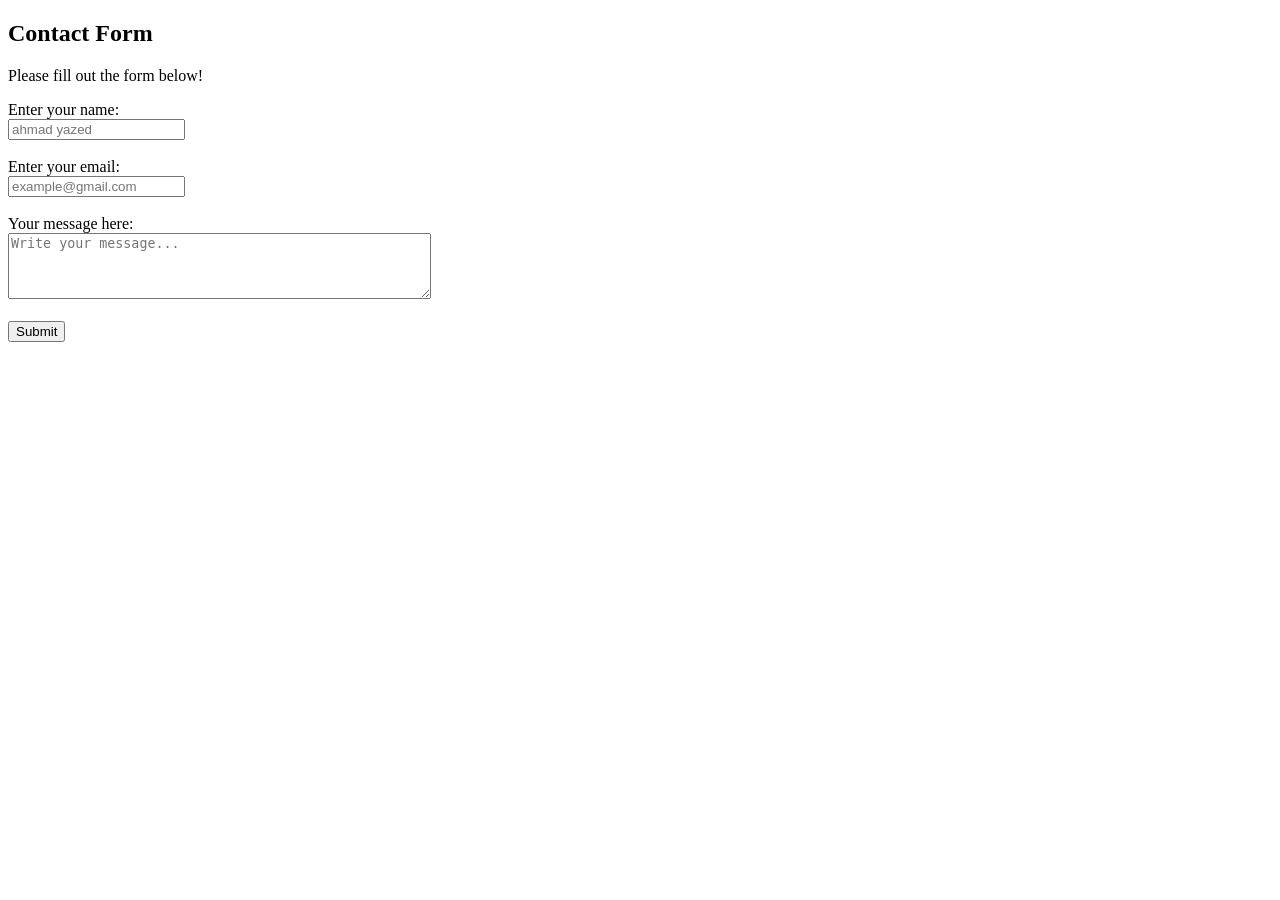
<file: month-1-html-css/day-6/contact.html>
<!DOCTYPE html>
<html lang="en">
    <head>
        <meta charset="UTF-8">
        <meta name="viewport" content="width=device-width, initial-scale=1.0">
        <title>Form Contact</title>
    </head>
    <body>
        <section>
            <h1>Contact Form</h1>
            <p>Please fill out the form below!</p>
        </section>
        <section>
            <form action="#">
                <label for="name">Enter your name:</label><br>
                <input id="name" type="text" placeholder="ahmad yazed" name="name" required><br><br>
                <label for="email">Enter your email:</label><br>
                <input id="email" type="email" placeholder="example@gmail.com" name="email" required><br><br>
                <label for="message">Your message here:</label><br>
                <textarea id="message" name="message" rows="4" cols="50" placeholder="Write your message..." required></textarea><br><br>
                <button type="submit">Submit</button>
            </form>
        </section>
    </body>
</html>
</file>
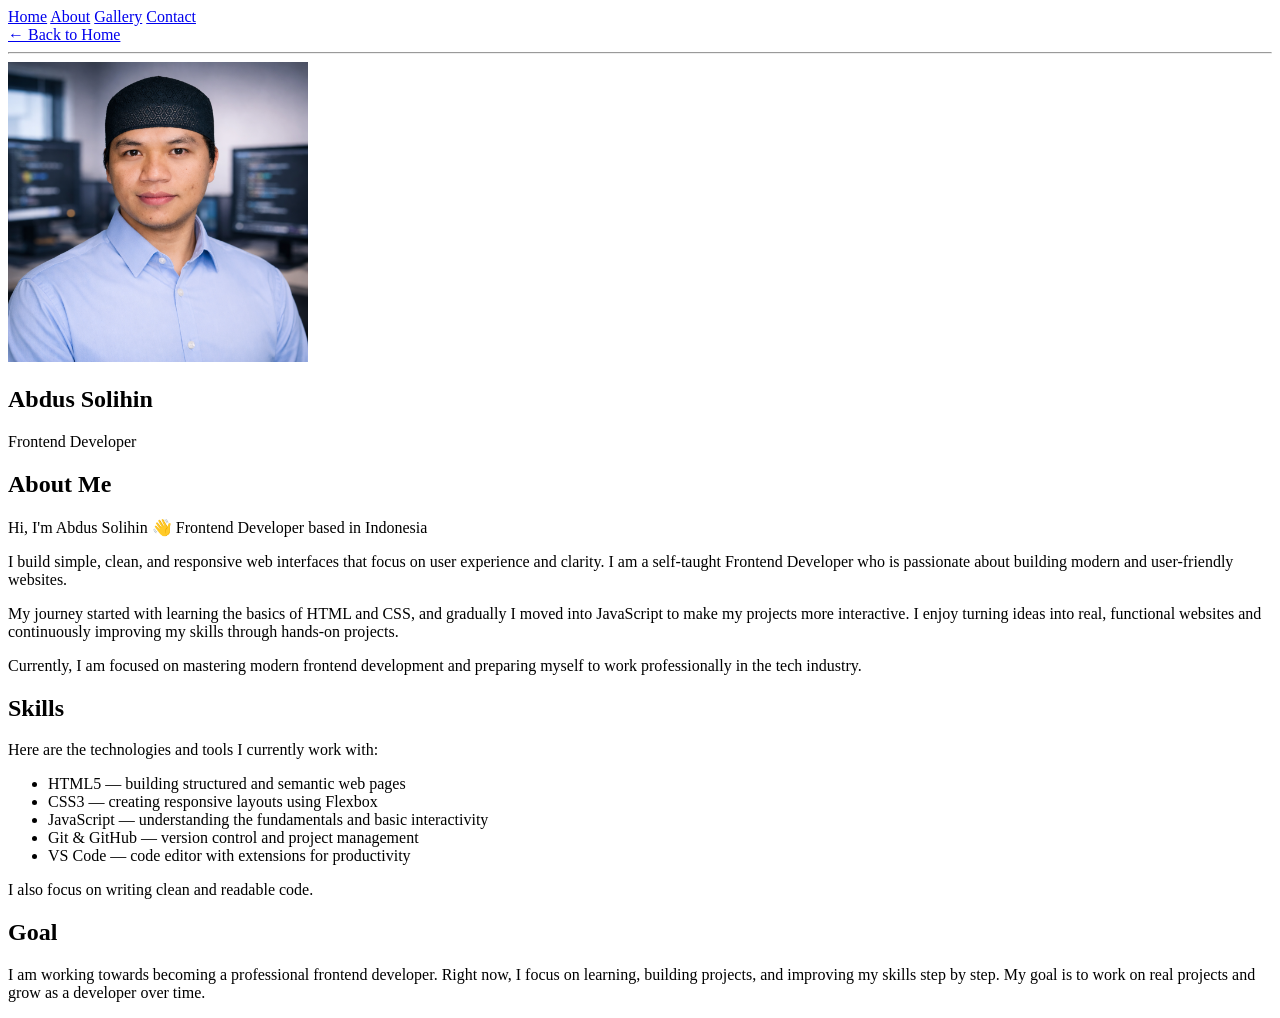
<file: month-1-html-css/day-7/profile-site/pages/about.html>
<!DOCTYPE html>
<html lang="en">

<head>
    <meta charset="UTF-8">
    <meta name="viewport" content="width=device-width, initial-scale=1.0">
    <link rel="stylesheet" href="../assets/css/style.css">
    <title>About Me</title>
</head>

<body>
    <header>
        <nav>
            <a href="../index.html">Home</a>
            <a href="./about.html">About</a>
            <a href="./gallery.html">Gallery</a>
            <a href="./contact.html">Contact</a>
        </nav>
    </header>
    <main>
        <a href="../index.html">← Back to Home</a>
        <hr>
        <section class="about">
            <div class="about-left">
                <img src="../assets/images/work.png" alt="Abdus Solihin working in an office" class="profile-img">
                <h1>Abdus Solihin</h1>
                <p>Frontend Developer</p>
            </div>
            <div class="about-right">
                <h2>About Me</h2>
                <p>Hi, I'm Abdus Solihin 👋
                    Frontend Developer based in Indonesia</p>

                <p>I build simple, clean, and responsive web interfaces that focus on user experience and clarity. I am
                    a
                    self-taught Frontend Developer who is passionate about building modern and user-friendly websites.
                </p>

                <p>My journey started with learning the basics of HTML and CSS, and gradually I moved into JavaScript
                    to make my projects more interactive. I enjoy turning ideas into real, functional websites and
                    continuously improving my skills through hands-on projects.</p>

                <p>Currently, I am focused on mastering modern frontend development and preparing myself to work
                    professionally in the tech industry.</p>

            </div>
        </section>
        <section class="skills">
            <h2>Skills</h2>
            <article>
                <p>Here are the technologies and tools I currently work with:</p>
                <ul>
                    <li>HTML5 — building structured and semantic web pages</li>
                    <li>CSS3 — creating responsive layouts using Flexbox</li>
                    <li>JavaScript — understanding the fundamentals and basic interactivity</li>
                    <li>Git & GitHub — version control and project management</li>
                    <li>VS Code — code editor with extensions for productivity</li>
                </ul>
                <p>I also focus on writing clean and readable code.</p>
            </article>
        </section>
        <section class="goal">
            <h2>Goal</h2>
            <p>I am working towards becoming a professional frontend developer.

                Right now, I focus on learning, building projects, and improving my skills step by step. My goal is to
                work on real projects and grow as a developer over time.</p>
        </section>

    </main>
</body>

</html>
</file>
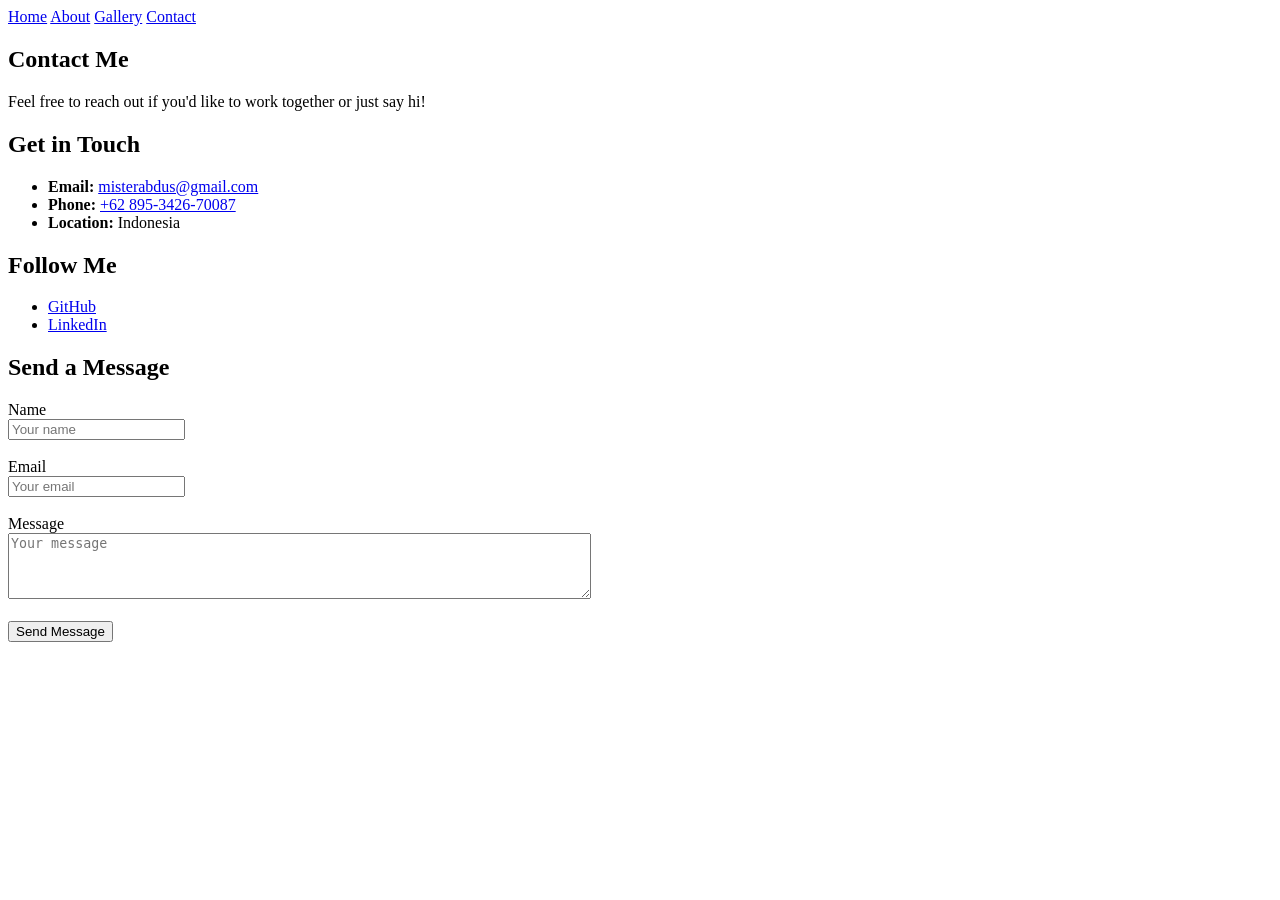
<file: month-1-html-css/day-7/profile-site/pages/contact.html>
<!DOCTYPE html>
<html lang="en">

<head>
    <meta charset="UTF-8">
    <meta name="viewport" content="width=device-width, initial-scale=1.0">
    <title>My Contact</title>
</head>

<body>
    <header>
        <nav>
            <a href="../index.html">Home</a>
            <a href="../pages/about.html">About</a>
            <a href="../pages/gallery.html">Gallery</a>
            <a href="../pages/contact.html">Contact</a>
        </nav>
    </header>
    <main>
        <section>
            <h1>Contact Me</h1>
            <p>Feel free to reach out if you'd like to work together or just say hi!</p>
        </section>
        <section>
            <h2>Get in Touch</h2>
            <ul>
                <li>
                    <strong>Email: </strong><a href="mailto:misterabdus@gmail.com">misterabdus@gmail.com</a>
                </li>
                <li>
                    <strong>Phone: </strong><a href="tel:+62895342670087">+62 895-3426-70087</a>
                </li>
                <li>
                    <strong>Location: </strong>Indonesia
                </li>
            </ul>
        </section>
        <section>
            <h2>Follow Me</h2>
            <ul>
                <li>
                    <a href="https://github.com/abdus-devx">GitHub</a>
                </li>
                <li>
                    <a href="https://www.linkedin.com/in/abdussolihin/">LinkedIn</a>
                </li>
            </ul>
        </section>
        <section>
            <h2>Send a Message</h2>
            <form>
                <label for="name">Name</label><br>
                <input id="name" type="text" placeholder="Your name"><br><br>

                <label for="email">Email</label><br>
                <input id="email" type="email" placeholder="Your email" required><br><br>

                <label for="message">Message</label><br>
                <textarea id="message" rows="4" cols="70" placeholder="Your message" ></textarea><br><br>

                <button type="submit">Send Message</button>
            </form>
        </section>
    </main>
</body>

</html>
</file>
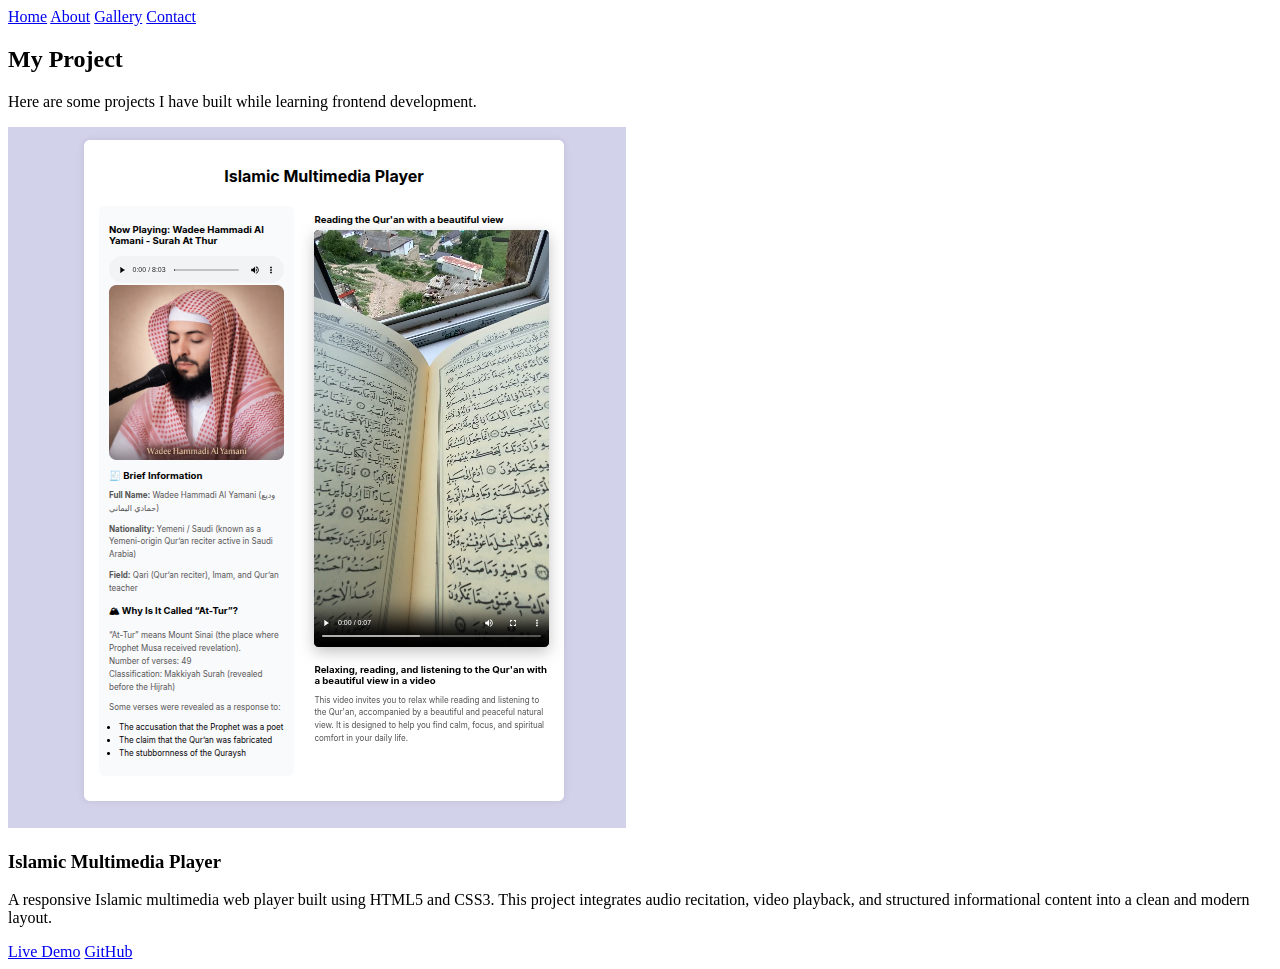
<file: month-1-html-css/day-7/profile-site/pages/gallery.html>
<!DOCTYPE html>
<html lang="en">

<head>
    <meta charset="UTF-8">
    <meta name="viewport" content="width=device-width, initial-scale=1.0">
    <link rel="stylesheet" href="../assets/css/style.css">
    <title>My projects</title>
</head>

<body>
    <header>
        <nav>
            <a href="../index.html">Home</a>
            <a href="./about.html">About</a>
            <a href="./gallery.html">Gallery</a>
            <a href="./contact.html">Contact</a>
        </nav>
    </header>
    <main>
        <section class="project">
            <header>
                <h1>My Project</h1>
                <p>Here are some projects I have built while learning frontend development.
                </p>
            </header>
            <div class="project-list">
                <!--project 1-->
                <article>
                    <img src="../assets/images/previewproject-1.png">
                    <h1>Islamic Multimedia Player</h1>
                    <p>A responsive Islamic multimedia web player built using HTML5 and CSS3.
This project integrates audio recitation, video playback, and structured informational content into a clean and modern layout.</p>
                    <a href="https://abdus-devx.github.io/islamic-multimedia-player/">Live Demo</a>
                    <a href="https://github.com/abdus-devx/islamic-multimedia-player">GitHub</a>
                </article>
            </div>
        </section>
    </main>
</body>

</html>
</file>
<file: month-1-html-css/abdus-portfolio/assets/css/style.css>
*,
*::before,
*::after {
    box-sizing: border-box;
}

body {
    color: beige;
    font-family: 'Poppins', Arial, Helvetica, sans-serif;
    line-height: 1.6;

    background: linear-gradient(270deg, #000000, #001a0f, #000000);
    background-size: 400% 400%;
    animation: gradientMove 17s ease infinite;
}

@keyframes gradientMove {
    0% {
        background-position: 0% 50%;
    }

    50% {
        background-position: 100% 50%;
    }

    100% {
        background-position: 0% 50%;
    }
}

.container {
    max-width: 1400px;
    margin: 0 auto;
    padding: 0 32px;
}

/*POPUP*/
.overlay {
    display: none;
    position: fixed;
    top: 0;
    left: 0;
    height: 100%;
    width: 100%;
    background: rgba(0, 0, 0, 0.9);
    z-index: 1;
}

.overlay.show {
    display: block;

}

.popup {
    display: none;
    position: fixed;
    top: 50%;
    left: 50%;
    transform: translate(-50%, -50%);
    border: #00cc33 1px solid;
    border-radius: 10px;
    padding: 20px;
    z-index: 2;
    background-color: #001a0f;
}

.popup.show {
    display: block;
}

.closeBtn {
    position: absolute;
    top: 2px;
    right: 2px;
    border-radius: 10px;
    border: none;
    transition: 0.3s ease;
}

.closeBtn:hover {
    background-color: #00cc33;
    cursor: pointer;

}

/*HEADER*/
.header-inner {
    display: flex;
    justify-content: space-between;
    padding: 0 20px;
    align-items: center;

}

.brand {
    display: flex;
    justify-content: flex-start;
    align-items: center;
    gap: 2px;
}

.logo {
    display: flex;
    justify-content: center;
    align-items: center;
    border-radius: 45%;
    width: 30px;
    height: 30px;
    background-color: #00FF41;
    color: black;
    font-weight: bold;
    border-style: hidden;
    font-size: 20px;
    font-family: 'Trebuchet MS', 'Lucida Sans Unicode', 'Lucida Grande', 'Lucida Sans', Arial, sans-serif;
}

.nav-list {
    display: flex;
    list-style: none;
    gap: 32px;
    margin: 0;
    padding: 32px 16px;
}

.nav-list a {
    text-decoration: none;
    color: beige;
    padding: 5px;
    transition: 0.3s;
}

.nav-list a:hover {
    background-color: #00FF41;
    color: black;
    border-radius: 5px;

}

/* MAIN GLOBAL */
section {
    margin-bottom: 100px;
}

html {
    scroll-behavior: smooth;
}


.section-title {
    position: relative;
    display: inline-block;
    color: white;

}

.section-title::after {
    content: "";
    position: absolute;
    left: 0;
    bottom: -4px;
    width: 100%;
    height: 2px;
    background: #00FF41;

    transform: scaleX(0);
    transform-origin: left;
    transition: transform 0.3s ease;
}

.section-title:hover::after {
    transform: scaleX(1);
}


/* HERO SECTION */
.hero {
    display: flex;
    justify-content: space-around;
    align-items: center;
    gap: 16px;
    min-height: 100dvh;
}

.hero-left {
    max-width: 600px;
}

.hero-left h1 {
    font-size: 59px;
    line-height: 1;
}

.hero-left .section-title {
    font-size: 42px;
    color: #00FF41;
    margin: 5px auto;
}

.hero-left .section-title::after {
    background: white;
}

.hero-left p {
    margin: 16px 0 24px;
}

.a-btn {
    background-color: #00FF41;
    color: black;
    border: none;
    padding: 12px 24px;
    border-radius: 6px;
    font-weight: 600;
    cursor: pointer;
    display: inline-block;
    margin-top: 10px;
    transition: 0.3s;
    text-decoration: none;
}

.a-btn:hover {
    background-color: #00cc33;
    border-radius: 6px;
    transform: scale(1.05);

}

.imgs-hero {
    position: relative;
}

.img-hero {
    width: 100%;
    max-width: 400px;
    filter: drop-shadow(0 0 5px #00ff88);
    position: relative;
}

.circle {
    position: absolute;
    width: 500px;
    height: 500px;
    background-color: beige;
    border-radius: 50%;
    z-index: -1;
    top: 50%;
    left: 50%;
    transform: translate(30%, -22%);
}

/* SKILLS SECTION*/
.skills {
    text-align: center;
}

.skills .section-title {
    margin-bottom: 70px;
}

.skills-list {
    list-style: none;
    display: flex;
    text-align: center;
    justify-content: space-evenly;

}

.skills-list i {
    font-size: 100px;
    color: #9CA3AF;
}

.skills-list i:hover {
    color: #00FF41;
}



/* ABOUT SECTION*/
.about {
    display: flex;
    justify-content: space-between;

    gap: 20px;

}

.about-right {
    flex: 2;
}

.about-right p {
    margin-top: 0;
}

.about-list {
    list-style: none;
}

.about-left {
    flex: 1;
    display: flex;
    justify-content: flex-start;
    align-items: center;
}

.about-left img {
    width: 100%;
}

.about-left .aboutcard {
    border: 1px solid #00cc33;
    max-width: 300px;
    border-radius: 8px;
    transition: 0.3s;
}

.about-left .aboutcard:hover {
    box-shadow: 0 0 20px rgba(0, 204, 51, 0.6);
}

.card-content {
    text-align: center;
    padding: 0;
}

.card-content h3 {
    margin-bottom: 5px;
}

.card-content p {
    margin-top: 0;
    margin-bottom: 10px;
}

.line {
    height: 1px;
    background-color: #00cc33;
    border: none;
    width: 100%;
    margin: auto;
}

.social-icons {
    display: flex;
    margin: 5px;
    gap: 20px;
    justify-content: center;
    font-size: 24px;
}

.social-icons i {
    color: #9CA3AF;
}

.social-icons i:hover {
    color: #00FF41;
}

.social-media .social-icons {
    justify-content: flex-start;
}

/* PROJECT SECTION */
.projects {
    text-align: center;
}

.cards {
    margin-top: 32px;
    display: grid;
    grid-template-columns: repeat(auto-fit, minmax(250px, 1fr));
    gap: 20px;

}

.card {
    border: 1px solid #00cc33;
    border-radius: 10px;
    overflow: hidden;
    display: flex;
    flex-direction: column;
}

.card-body {
    flex: 1;
    padding: 0 20px 20px;
    display: flex;
    flex-direction: column;
}

.card-content p {
    flex: 1;
    font-size: 15px;
}

.card-img {
    height: 250px;

}

.card-img img {
    width: 100%;
    height: 100%;
    object-fit: cover;
}

.tech-stack {
    margin-bottom: 20px;
}

.tech-stack,
.card-links {
    display: flex;
    justify-content: center;
    gap: 10px;

}

.tech-stack span,
.card-links a {
    background-color: #9CA3AF;
    border-radius: 12px;
    color: #001a0f;
    padding: 8px;
    font-weight: 600;
    box-shadow: #000000;
}

.card-links a {
    text-decoration: none;
    background-color: #00FF41;
    color: #000000;
    border-radius: 6px;
    padding: 6px;
    transition: 0.3s ease;
}

.card-links a:hover {
    cursor: pointer;
    background-color: #001a0f;
    color: white;
}

.img-soon {
    height: 250px;
    display: flex;
    flex-direction: column;
    justify-content: center;
    border-bottom: #00cc33 1px dotted;
}

.img-soon span {
    font-weight: 900;
    font-size: 32px;
    background-image: linear-gradient(to right, #ffa908, #000000, #ffffff, #ffd001);
    background-clip: text;
    -webkit-background-clip: text;
    -webkit-text-fill-color: transparent;
    background-size: 200%;
    animation: shimmerText 5s ease infinite;
}

@keyframes shimmerText {
    0% {
        background-position: 0% 50%;
    }

    50% {
        background-position: 100% 50%;
    }

    100% {
        background-position: 0% 50%
    }
}

/* CONTACT SECTION */
.contact {
    display: flex;
    justify-content: center;
    align-items: stretch;
    gap: 20px;
    border: 1px solid white;
    border-radius: 10px;
    overflow: hidden;

}

.contact-left {
    flex: 1;
    background-color: rgb(15, 15, 15);
    padding: 20px;
}

.info-list {
    display: flex;
    flex-direction: column;
    gap: 20px;
    margin-bottom: 20px;
}

.info-item {
    display: flex;
    align-items: center;
    gap: 12px;
}

.info-item h3 {
    margin: 0;
    font-weight: 600;
}

.info-item p {
    margin: 2px 0 0;
    font-size: 13px;
}

.info-item i {
    font-size: 24px;
}

.contact-right {
    flex: 1;
    padding: 20px;
}

.contact-right form {
    display: flex;
    flex-direction: column;
    gap: 16px;
}

.contact-right input,
.contact-right textarea {
    width: 100%;
    padding: 6px 9px;
    border: 1px solid #ccc;
    border-radius: 8px;
    font-size: 14px;
    font-family: inherit;
    outline: none;
    transition: 0.3s;
}

.contact-right textarea {
    min-height: 120px;
    resize: vertical;
}

.contact-right button {
    padding: 12px;
    border: none;
    border-radius: 8px;
    background: #00cc33;
    color: black;
    font-weight: 600;
    cursor: pointer;
    transition: 0.3s;
    width: 100%;
}

.contact-right button:hover {
    background-color: #00FF41;
}

.a-phone {
    text-decoration: none;
    color: white;

    padding: 2px;
    font-style: italic;
    transition: 0.3s ease;
}

.a-phone:hover {
    background-color: #00cc33;

    border-radius: 4px;
    color: #000000;
}

.footer {
    display: grid;
    grid-template-columns: repeat(auto-fit, minmax(200px, 1fr));
    gap: 20px;
    justify-items: center;
    margin-bottom: 10px;
}
.footer ul {
    list-style: none;
    padding: 0;
    margin: 0;
}
.footer a {
    display: inline-flex;
    gap: 5px;
    align-items: center;
    text-decoration: none;
    color: #9CA3AF;
    font-size: 14px;
}
.footer a:hover {
    color: #00cc33;
}
.footer h4{
    margin-bottom: 0;
}

.copyright {
    text-align: center;
}

@media (max-width: 768px) {
    .header-inner {
        flex-direction: column;
        text-align: center;
    }

    .circle {
        display: none;
    }

    .hero {

        flex-direction: column;
        text-align: center;
        align-items: center;
        width: 100%;
    }

    .nav-list {
        flex-direction: column;
        gap: 16px;
    }

    .hero-left h1 {
        font-size: 42px;
    }

    .hero-left .section-title {
        font-size: 32px;
    }

    .hero-left,
    .hero-right {
        width: 100%;
        flex: 0 0 100%;
    }

    .imgs-hero {
        width: 100%;
    }

    .skills .section-title {
        margin-bottom: 30px;
    }

    .skills-list {

        gap: 5px;
        padding: 0;
    }

    .skills-list i {
        font-size: 60px;

    }

    .skills-list i:hover {
        color: #00FF41;
    }

    .about {
        flex-direction: column;
    }

    .about-right {
        text-align: center;
    }

    .about-left {
        justify-content: center;
    }

    .about-right ul {
        list-style: none;
        padding: 0;
    }

    .contact {
        flex-direction: column;
    }

    .social-media h5 {
        margin-bottom: 10px;
    }

    .popup {
        padding: 10px;
    }

    .popup p {
        text-align: center;
    }
    .footer {
        justify-items: flex-start;
        
    }
}
</file>
<file: month-1-html-css/day-1/assets/style.css>
body {
    background-color: #f1eaea;
    font-family: Arial, Helvetica, sans-serif;
}

/*navigation start*/
nav {
    width: 100%;
}
nav ul {
    list-style: none;
    display: flex;
    justify-content: center;
    gap: 24px;
    margin-bottom: 32px;
}

a {
    text-decoration: none;
    color: black;
    
}
a:hover {
    color: #f5f5f5;
}

nav ul li a:hover {
    background-color: darkblue;
    transition: 0.5s;
    border-color: aqua;
    border-radius: 3px;
}
/*navigation end*/

/*hero start*/
h1 {
    color: #2c3e50;
    text-align: left;
}
.hero {
    display: flex;
    justify-content: space-between;
    width: 100%;
}

@media (max-width: 768px) {
    .hero {
        flex-direction: column;
    }
    .hero-left, .hero-right, .img-hero {
        max-width: 100%;
        width: 100%;
    }
    section {
        margin: 5px;
        padding: 2px;
    }
    nav {
        display: flex;
        justify-content: space-between;
    }
    .img-hero {
        margin-top: 0px;
    }
}
.hero-left {
 flex: 1;
}
.hero-right {
flex: 1;
}

p {
    color: #333;
    line-height: 1.4;
    margin-bottom: 10px;
}

section {
    background: white;
    padding: 30px;
    margin: 0 auto;
    border-radius: 8px;
    max-width: 80%;
    margin-bottom: 32px;
    
}
.img-hero {
    width: 100%;
    height: auto;
    border-radius: 10px;
    margin-top: 20px;
}
/*hero end*/


ul {
    list-style: circle;
}

li {
    padding: 5px 0;
}
</file>
<file: month-1-html-css/day-15/style.css>
body {
    background: rgb(2, 1, 59);
}
h1 {
    color:antiquewhite;
}
.container {
    display: flex;
    align-items: center;
    justify-content: center;
    gap: 20px;
}

.box1 {
    background: lightblue;
    padding: 40px;
    margin: 10px;
    
}
.box2 {
    background: rgb(6, 49, 63);
    padding: 40px;
    margin: 10px;
    color: white;
}
.box3 {
    background: rgb(92, 45, 1);
    padding: 40px;
    margin: 10px;
    color: white;
}
.box4 {
    background: rgb(134, 20, 5);
    padding: 40px;
    margin: 10px;
    color: white;
}

.card {
    background: white;
    padding: 20px;
    border-radius: 8px;
    display: flex;
    
    flex-direction: column;
    align-items: center;
    height: 200px;
}

.cards {
    display: flex;
    gap: 20px;
}
</file>
<file: month-1-html-css/day-21/style.css>
*,
*::before,
*::after {
    box-sizing: border-box;
} 

body {
    background: black;
    color: beige;
    font-family: Arial, Helvetica, sans-serif;
}

.container {
    max-width: 1200px;
    margin: 0 auto;
    padding: 0 32px;
}

/*HEADER*/

.header-inner {
    display: flex;
    justify-content: space-between;
    padding: 0 20px;
    align-items: center;

}

.brand {
    display: flex;
    justify-content: flex-start;
    align-items: center;
    gap: 2px;
}

.logo {
    display: flex;
    justify-content: center;
    align-items: center;
    border-radius: 45%;
    width: 30px;
    height: 30px;
    background-color: #00FF41;
    color: black;
    font-weight: bold;
    border-style: hidden;
    font-size: 20px;
    font-family: 'Trebuchet MS', 'Lucida Sans Unicode', 'Lucida Grande', 'Lucida Sans', Arial, sans-serif;
}

.nav-list {
    display: flex;
    list-style: none;
    gap: 32px;
    margin: 0;
    padding: 32px 16px;
}

a {
    text-decoration: none;
    color: beige;
    padding: 5px;
}

a:hover {
    background-color: #00FF41;
    color: black;
    transition: 0.5ms;
    border-radius: 5px;
    padding: 5px;
    transition: 0.3s;
}
/* MAIN GLOBAL */
section {
    margin-bottom: 80px;
}
html {
    scroll-behavior: smooth;
}

/* HERO SECTION */
.hero {
    display: flex;
    justify-content: space-around;
    align-items: center;
    gap: 16px;
    padding: 0 80px;
    min-height: 100dvh;
}

.hero-left {
    max-width: 600px;
}

.hero-left h1 {
    font-size: 62px;
    line-height: 1;
}

.hero-left h2 {
    font-size: 42px;
    color: #00FF41;
}

.hero-left p {
    margin: 16px 0 24px;
}

.a-btn {
    background-color: #00FF41;
    color: black;
    border: none;
    padding: 12px 24px;
    border-radius: 6px;
    font-weight: 600;
    cursor: pointer;
    display: inline-block;
    margin-top: 10px;
}

.a-btn:hover {
    background-color: #00cc33;
    color: black;
    border: none;
    padding: 12px 24px;
    border-radius: 6px;
    font-weight: 600;
    transform: scale(1.05);
    transition: 0.3s;
}

.imgs-hero {
    position: relative;
}

.img-hero {
    width: 100%;
    max-width: 400px;
    filter: drop-shadow(0 0 5px #00ff88);
    position: relative;
}

.circle {
    width: 500px;
    height: 500px;
    background-color: beige;
    border-radius: 50%;
    position: absolute;
    z-index: -1;
    top: 315px;
}

/* ABOUT SECTION*/
.about {
    display: flex;
    justify-content: space-between;
    align-items: center;
    gap: 20px;

}

.about-right {
    flex: 2;

}

.about-left {
    flex: 1;
    display: flex;
    justify-content: flex-start;
    align-items: center;
}

.about-left img {
    width: 100%;
}

.about-left .aboutcard {
    border: 1px solid #00cc33;
    max-width: 300px;
    border-radius: 8px;
    transition: 0.3s;
}

.about-left .aboutcard:hover {
    box-shadow: 0 0 20px rgba(0, 204, 51, 0.6);
}

.card-content {
    text-align: center;
    padding: 0;
}

.card-content h3 {
    margin-bottom: 5px;
}

.card-content p {
    margin-top: 0;
    margin-bottom: 10px;
}

.line {
    height: 1px;
    background-color: #00cc33;
    border: none;
    width: 100%;
    margin: auto;
}

.social-icons {
    display: flex;
    margin: 5px;
    gap: 20px;
    justify-content: center;
}

/* PROJECT SECTION */
.title-project {
    text-align: center;
}

.cards {
    display: grid;
    grid-template-columns: repeat(auto-fit, minmax(250px, 1fr));
    gap: 20px;
}

.card {
    border: 1px solid #00cc33;
    padding: 0 20px;
    border-radius: 10px;
}

/* CONTACT SECTION */
.contact {
    display: flex;
    justify-content: center;
    align-items: stretch;
    gap: 20px;
    border: 1px solid white;
    border-radius: 10px;
    overflow: hidden;
    
}

.contact-left {
    flex: 1;
    background-color: rgb(15, 15, 15);
    padding: 20px;
}

.info-list {
    display: flex;
    flex-direction: column;
    gap: 20px;
    margin-bottom: 20px;
}

.info-item {
    display: flex;
    align-items: center;
    gap: 12px;
}

.info-item h3 {
    margin: 0;
    font-weight: 600;
}

.info-item p {
    margin: 2px 0 0;
    font-size: 13px;
}

.contact-right {
    flex: 1;
    padding: 20px;
}
.contact-right form {
    display: flex;
    flex-direction: column;
    gap: 16px;
}

.contact-right input,
.contact-right textarea {
    width: 100%;
    padding: 6px 9px;
    border: 1px solid #ccc;
     border-radius: 8px;
    font-size: 14px;
    font-family: inherit;
    outline: none;
    transition: 0.3s;
}
.contact-right textarea {
    min-height: 120px;
    resize: vertical;
}
.contact-right button {
    padding: 12px;
    border: none;
    border-radius: 8px;
    background: #00cc33;
    color: black;
    font-weight: 600;
    cursor: pointer;
    transition: 0.3s;
    width: 100%;
}
.contact-right button:hover{
    background-color: #00FF41;
}
</file>
<file: month-1-html-css/day-7/profile-site/assets/css/style.css>
.profile-img {
    width: 300px;
}
</file>
